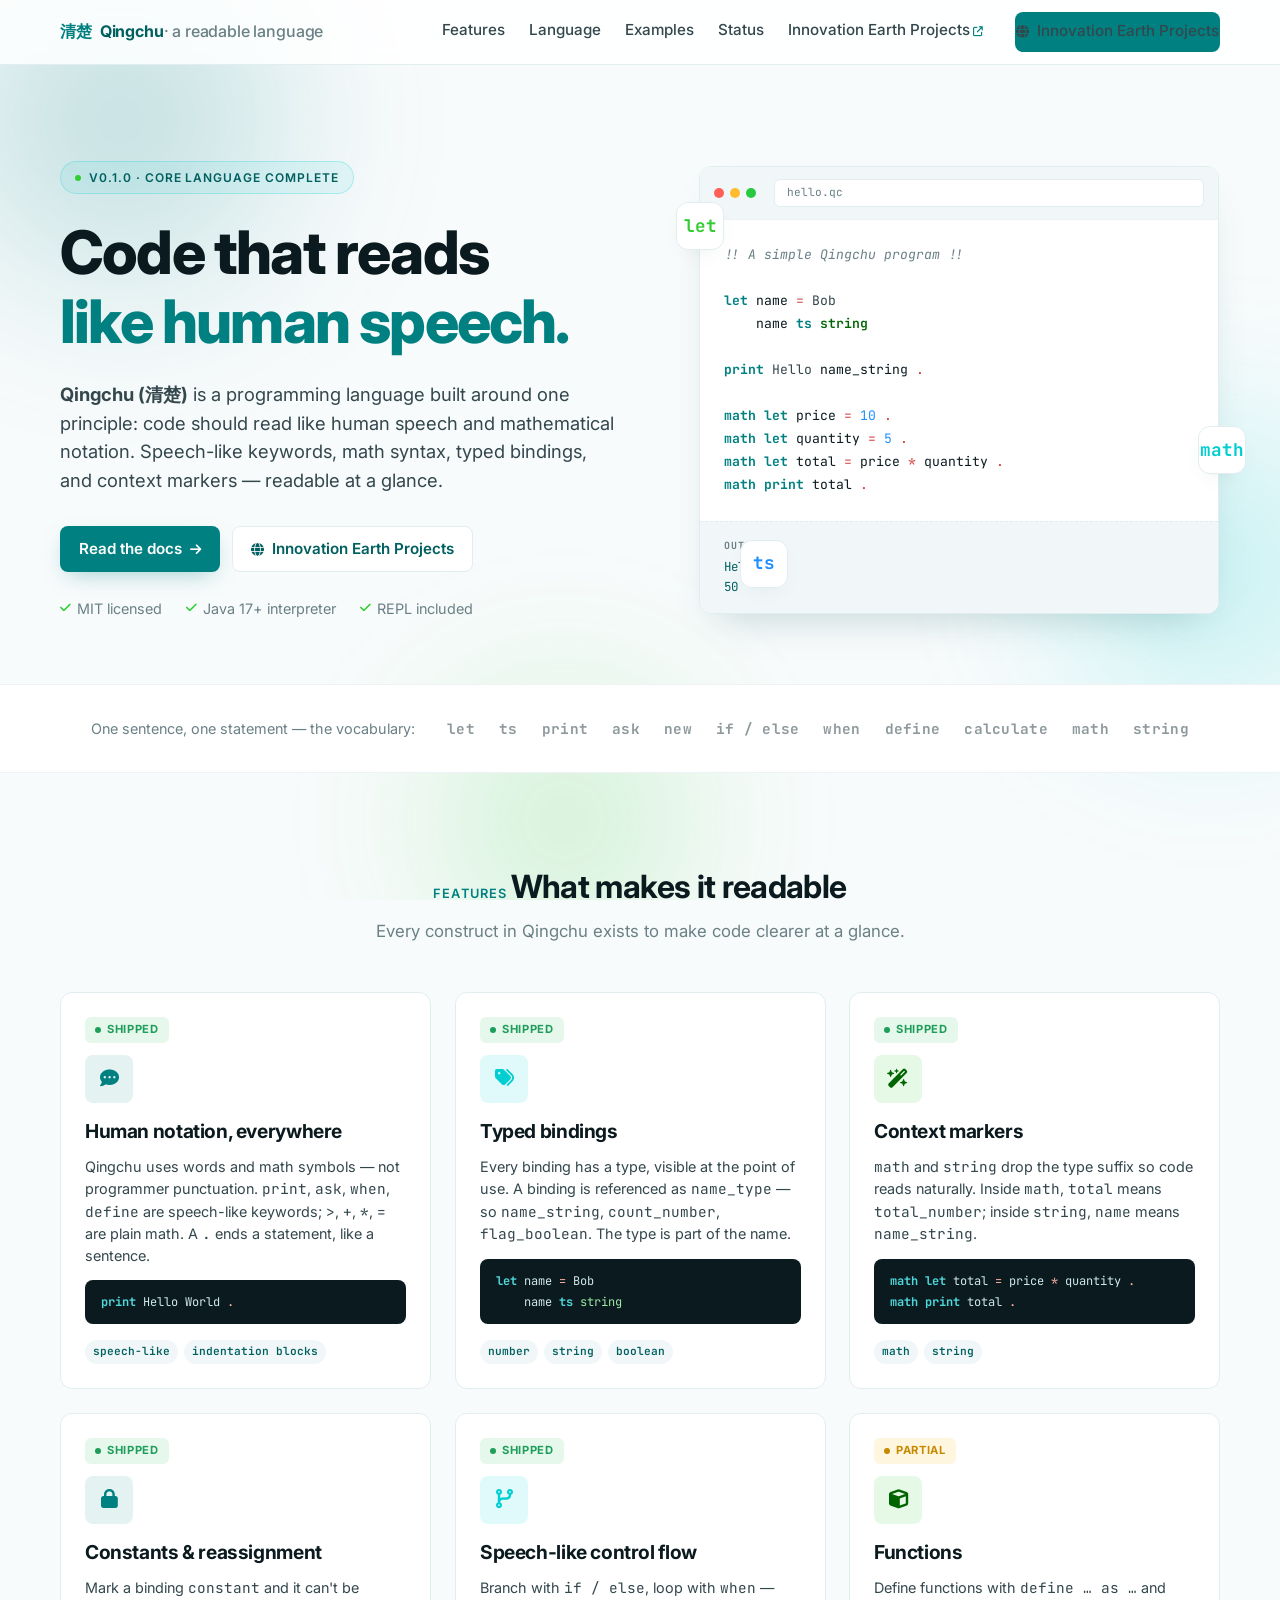
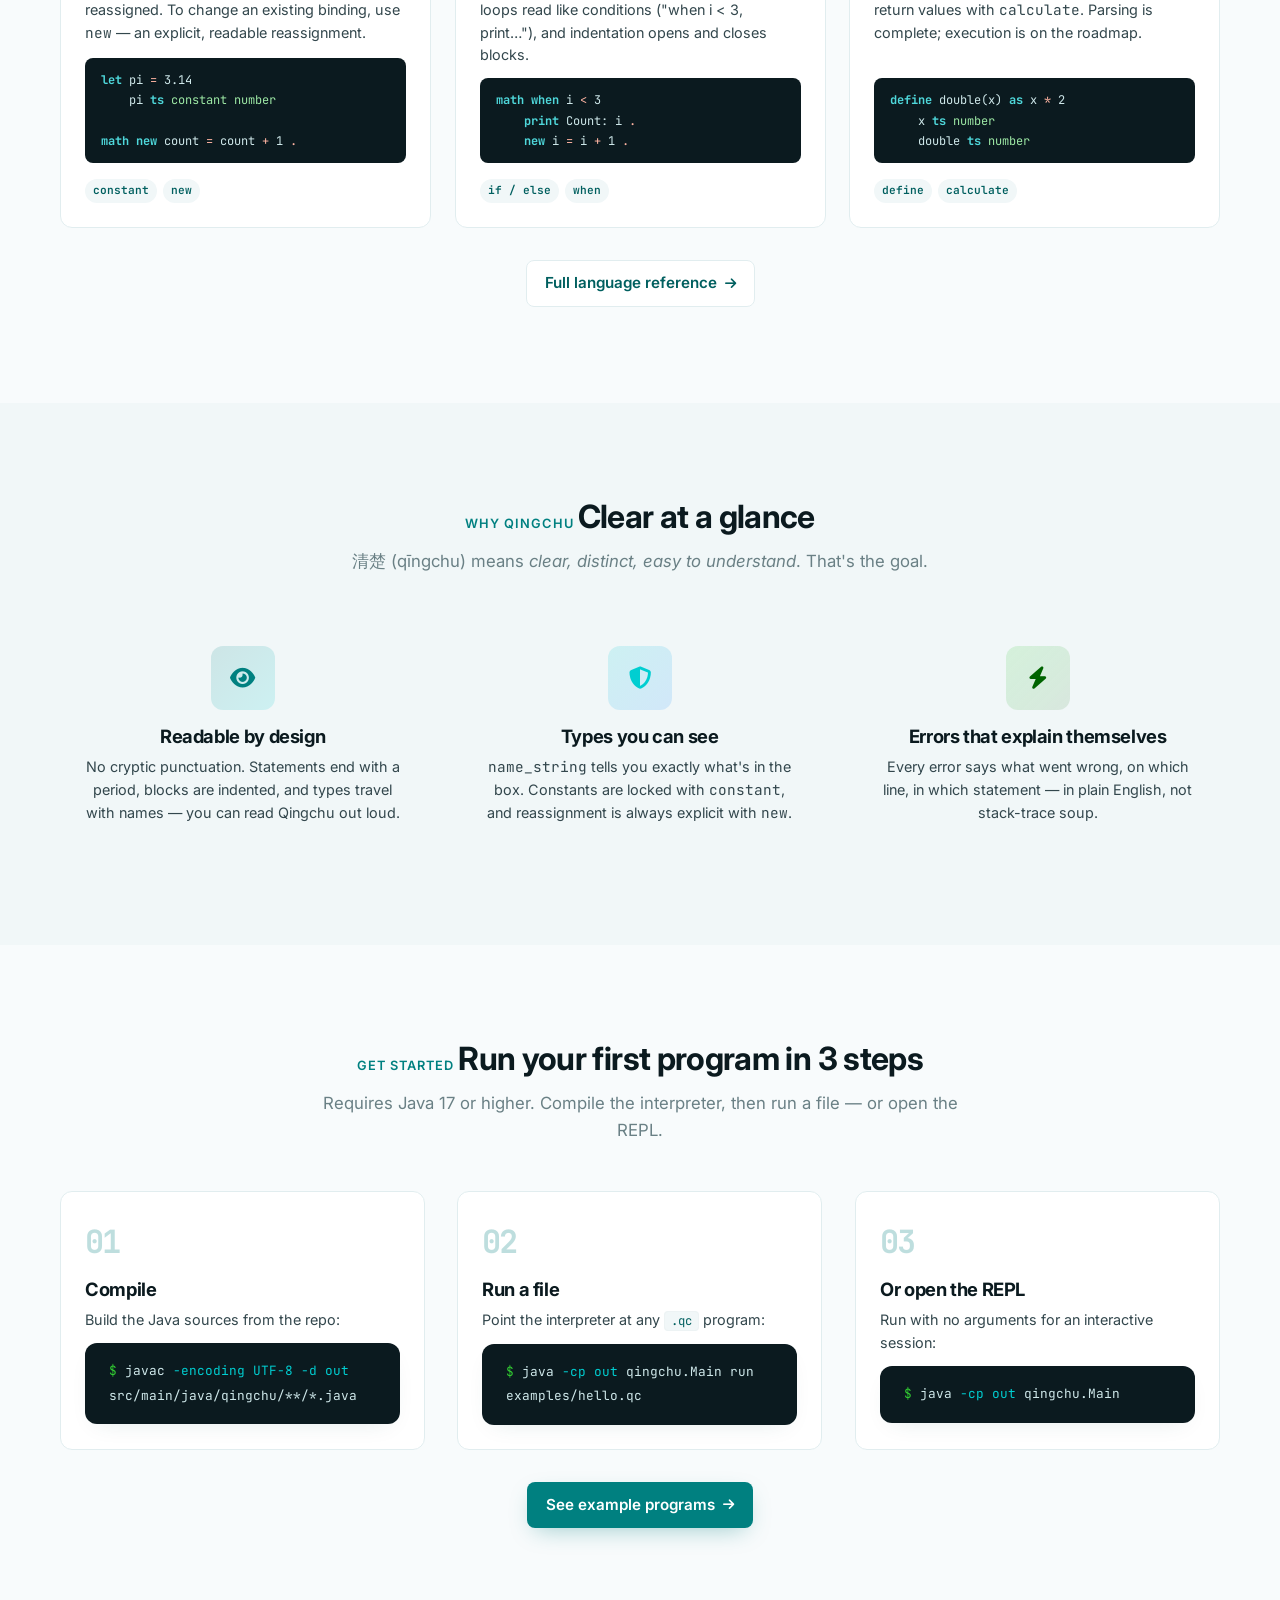
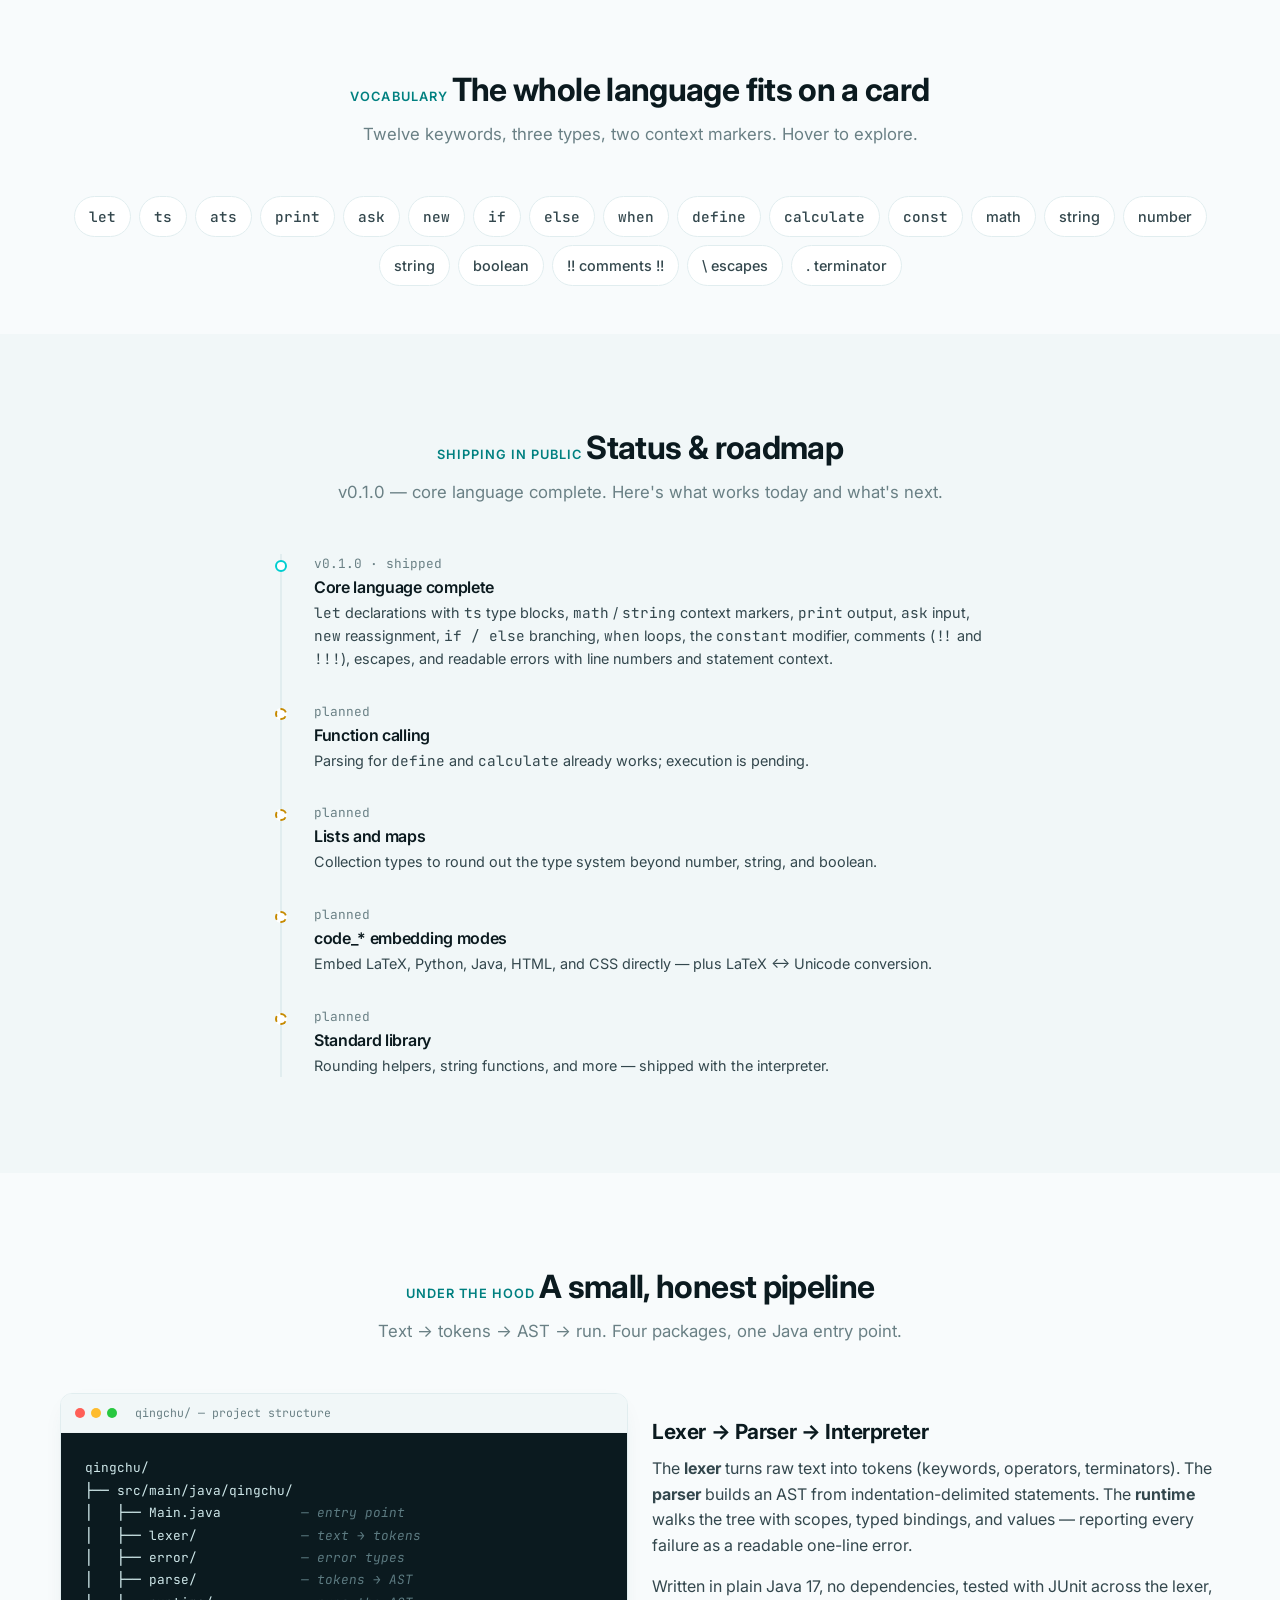
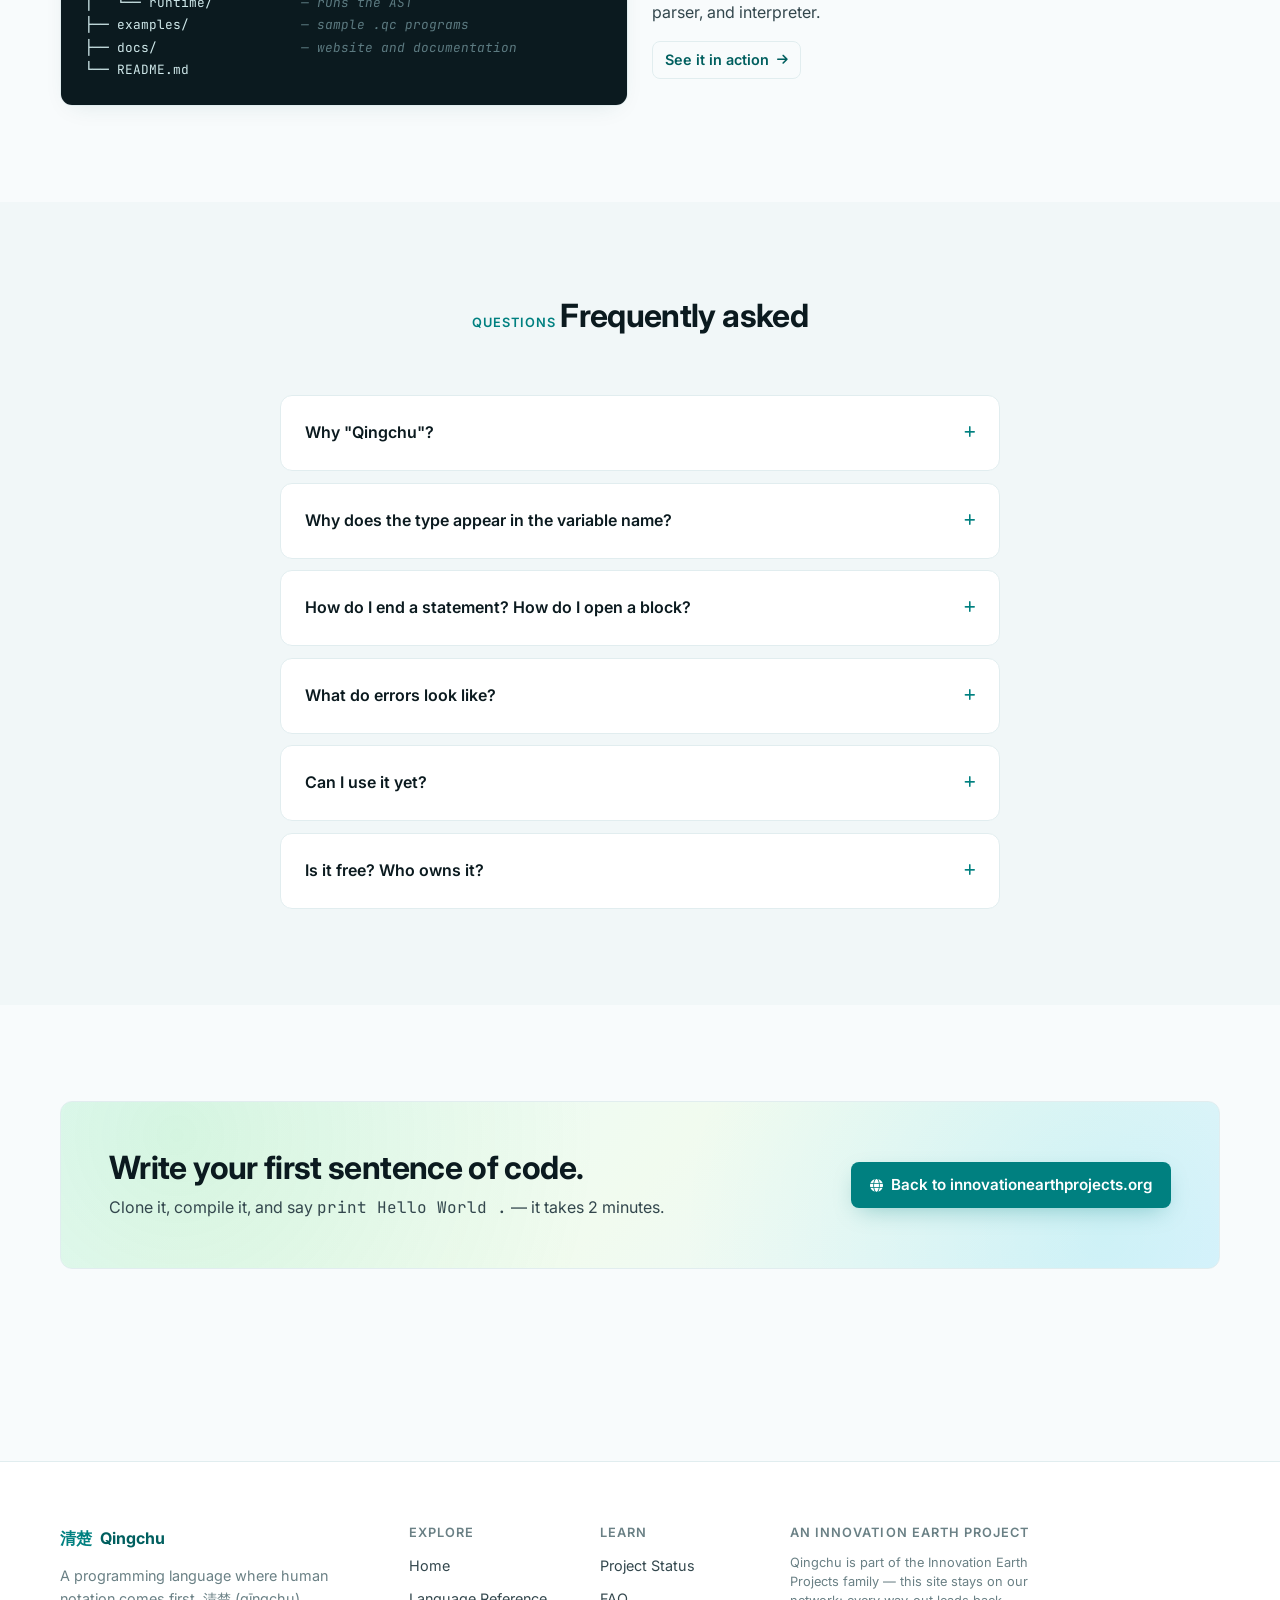
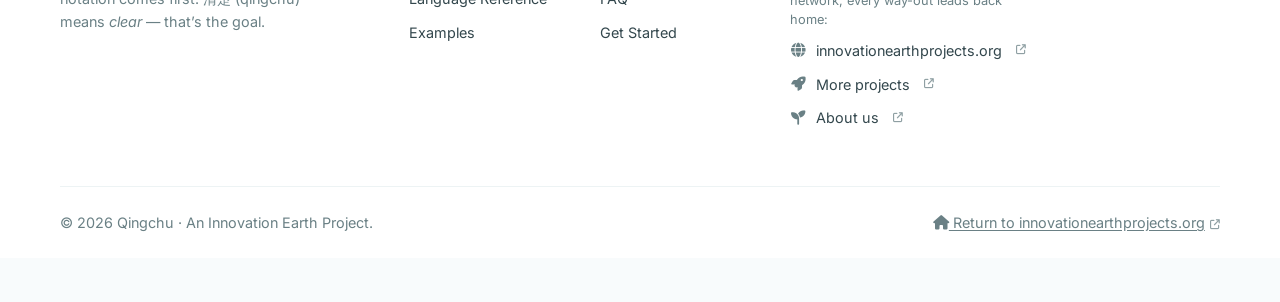
<file: index.html>
<!DOCTYPE html>
<html lang="en">
<head>
  <meta charset="UTF-8" />
  <meta name="viewport" content="width=device-width, initial-scale=1.0" />

  <title>Qingchu 清楚 — A programming language where human notation comes first</title>
  <meta name="description" content="Qingchu is a readable programming language built around speech-like keywords, math syntax, typed bindings, and context markers. Code should read like human speech." />
  <meta name="theme-color" content="#008080" />

  <link rel="preconnect" href="https://fonts.googleapis.com" />
  <link rel="preconnect" href="https://fonts.gstatic.com" crossorigin />
  <link
    href="https://fonts.googleapis.com/css2?family=Inter:wght@400;500;600;700;800&family=JetBrains+Mono:wght@500;700&display=swap"
    rel="stylesheet"
  />
  <link
    rel="stylesheet"
    href="https://cdnjs.cloudflare.com/ajax/libs/font-awesome/6.4.0/css/all.min.css"
  />

  <link rel="stylesheet" href="shared/tokens.css" />
  <link rel="stylesheet" href="shared/base.css" />
  <link rel="stylesheet" href="shared/nav.css" />
  <link rel="stylesheet" href="shared/motion.css" />
  <link rel="stylesheet" href="styles.css" />
</head>

<body data-page="home">

  <div class="bg-orbs" aria-hidden="true">
    <span class="orb orb--teal"></span>
    <span class="orb orb--cyan"></span>
    <span class="orb orb--lime"></span>
  </div>

  <div id="nav-mount"></div>

  <main>

    <!-- ============================================================
         1. HERO
         ============================================================ -->
    <section class="hero">
      <div class="container hero__grid">

        <div class="hero__copy">
          <span class="eyebrow eyebrow--animated">
            <span class="eyebrow__dot"></span>
            v0.1.0 · Core language complete
          </span>

          <h1 class="hero__title">
            <span class="reveal">Code that reads</span><br />
            <span class="reveal accent">like human speech.</span>
          </h1>

          <p class="hero__lede reveal" data-delay="200">
            <strong>Qingchu (清楚)</strong> is a programming language built around one
            principle: code should read like human speech and mathematical notation.
            Speech-like keywords, math syntax, typed bindings, and context markers —
            readable at a glance.
          </p>

          <div class="hero__actions reveal" data-delay="400">
            <a href="docs.html" class="btn btn--primary btn--glow">
              Read the docs <i class="fas fa-arrow-right"></i>
            </a>
            <a href="https://innovationearthprojects.org" target="_blank" rel="noopener" class="btn btn--secondary ext-parent" data-ext="parent">
              <i class="fas fa-globe"></i> Innovation Earth Projects
            </a>
          </div>

          <ul class="hero__meta reveal" data-delay="600">
            <li><i class="fas fa-check"></i> MIT licensed</li>
            <li><i class="fas fa-check"></i> Java 17+ interpreter</li>
            <li><i class="fas fa-check"></i> REPL included</li>
          </ul>
        </div>

        <div class="hero__visual reveal" data-delay="300">
          <div class="hero__frame">
            <div class="hero__frame-bar">
              <span></span><span></span><span></span>
              <span class="hero__frame-url">hello.qc</span>
            </div>
<pre class="hero__code"><span class="c">!! A simple Qingchu program !!</span>

<span class="k">let</span> <span class="v">name</span> <span class="o">=</span> Bob
    <span class="v">name</span> <span class="k">ts</span> <span class="t">string</span>

<span class="k">print</span> Hello <span class="v">name_string</span> <span class="o">.</span>

<span class="k">math</span> <span class="k">let</span> <span class="v">price</span> <span class="o">=</span> <span class="n">10</span> <span class="o">.</span>
<span class="k">math</span> <span class="k">let</span> <span class="v">quantity</span> <span class="o">=</span> <span class="n">5</span> <span class="o">.</span>
<span class="k">math</span> <span class="k">let</span> <span class="v">total</span> <span class="o">=</span> <span class="v">price</span> <span class="o">*</span> <span class="v">quantity</span> <span class="o">.</span>
<span class="k">math</span> <span class="k">print</span> <span class="v">total</span> <span class="o">.</span></pre>
            <div class="hero__output">
              <b>Output</b>
              Hello Bob<br />
              50
            </div>
          </div>
          <div class="hero__float hero__float--1">let</div>
          <div class="hero__float hero__float--2">math</div>
          <div class="hero__float hero__float--3">ts</div>
        </div>

      </div>
    </section>

    <!-- ============================================================
         2. TRUST BAR
         ============================================================ -->
    <section class="trust-bar">
      <div class="container trust-bar__inner">
        <span class="trust-bar__label">One sentence, one statement — the vocabulary:</span>
        <div class="trust-bar__logos">
          <span>let</span>
          <span>ts</span>
          <span>print</span>
          <span>ask</span>
          <span>new</span>
          <span>if / else</span>
          <span>when</span>
          <span>define</span>
          <span>calculate</span>
          <span>math</span>
          <span>string</span>
        </div>
      </div>
    </section>

    <!-- ============================================================
         3. FEATURES — "What makes it readable"
         ============================================================ -->
    <section class="section" id="features">
      <div class="container">
        <header class="section__head reveal">
          <span class="eyebrow">Features</span>
          <h2 class="section__title">What makes it readable</h2>
          <p class="section__lede">
            Every construct in Qingchu exists to make code clearer at a glance.
          </p>
        </header>

        <div class="grid-products" data-stagger>

          <article class="product-card">
            <div class="product-card__top">
              <span class="product-card__status product-card__status--live">
                <span class="pulse-dot"></span> Shipped
              </span>
            </div>
            <div class="product-card__icon product-card__icon--teal">
              <i class="fas fa-comment-dots"></i>
            </div>
            <h3 class="product-card__title">Human notation, everywhere</h3>
            <p class="product-card__desc">
              Qingchu uses words and math symbols — not programmer punctuation.
              <code>print</code>, <code>ask</code>, <code>when</code>, <code>define</code> are
              speech-like keywords; <code>&gt;</code>, <code>+</code>, <code>*</code>, <code>=</code>
              are plain math. A <code>.</code> ends a statement, like a sentence.
            </p>
            <div class="product-card__snippet"><span class="k">print</span> Hello World <span class="o">.</span></div>
            <div class="product-card__tags">
              <span class="product-card__tag">speech-like</span>
              <span class="product-card__tag">indentation blocks</span>
            </div>
          </article>

          <article class="product-card">
            <div class="product-card__top">
              <span class="product-card__status product-card__status--live">
                <span class="pulse-dot"></span> Shipped
              </span>
            </div>
            <div class="product-card__icon product-card__icon--cyan">
              <i class="fas fa-tags"></i>
            </div>
            <h3 class="product-card__title">Typed bindings</h3>
            <p class="product-card__desc">
              Every binding has a type, visible at the point of use. A binding is
              referenced as <code>name_type</code> — so <code>name_string</code>,
              <code>count_number</code>, <code>flag_boolean</code>. The type is part of the name.
            </p>
            <div class="product-card__snippet"><span class="k">let</span> name <span class="o">=</span> Bob
    name <span class="k">ts</span> <span class="t">string</span></div>
            <div class="product-card__tags">
              <span class="product-card__tag">number</span>
              <span class="product-card__tag">string</span>
              <span class="product-card__tag">boolean</span>
            </div>
          </article>

          <article class="product-card">
            <div class="product-card__top">
              <span class="product-card__status product-card__status--live">
                <span class="pulse-dot"></span> Shipped
              </span>
            </div>
            <div class="product-card__icon product-card__icon--lime">
              <i class="fas fa-wand-magic-sparkles"></i>
            </div>
            <h3 class="product-card__title">Context markers</h3>
            <p class="product-card__desc">
              <code>math</code> and <code>string</code> drop the type suffix so code reads
              naturally. Inside <code>math</code>, <code>total</code> means <code>total_number</code>;
              inside <code>string</code>, <code>name</code> means <code>name_string</code>.
            </p>
            <div class="product-card__snippet"><span class="k">math</span> <span class="k">let</span> total <span class="o">=</span> price <span class="o">*</span> quantity <span class="o">.</span>
<span class="k">math</span> <span class="k">print</span> total <span class="o">.</span></div>
            <div class="product-card__tags">
              <span class="product-card__tag">math</span>
              <span class="product-card__tag">string</span>
            </div>
          </article>

          <article class="product-card">
            <div class="product-card__top">
              <span class="product-card__status product-card__status--live">
                <span class="pulse-dot"></span> Shipped
              </span>
            </div>
            <div class="product-card__icon product-card__icon--teal">
              <i class="fas fa-lock"></i>
            </div>
            <h3 class="product-card__title">Constants &amp; reassignment</h3>
            <p class="product-card__desc">
              Mark a binding <code>constant</code> and it can't be reassigned. To change an
              existing binding, use <code>new</code> — an explicit, readable reassignment.
            </p>
            <div class="product-card__snippet"><span class="k">let</span> pi <span class="o">=</span> 3.14
    pi <span class="k">ts</span> <span class="t">constant number</span>

<span class="k">math</span> <span class="k">new</span> count <span class="o">=</span> count <span class="o">+</span> 1 <span class="o">.</span></div>
            <div class="product-card__tags">
              <span class="product-card__tag">constant</span>
              <span class="product-card__tag">new</span>
            </div>
          </article>

          <article class="product-card">
            <div class="product-card__top">
              <span class="product-card__status product-card__status--live">
                <span class="pulse-dot"></span> Shipped
              </span>
            </div>
            <div class="product-card__icon product-card__icon--cyan">
              <i class="fas fa-code-branch"></i>
            </div>
            <h3 class="product-card__title">Speech-like control flow</h3>
            <p class="product-card__desc">
              Branch with <code>if / else</code>, loop with <code>when</code> — loops read like
              conditions ("when i &lt; 3, print…"), and indentation opens and closes blocks.
            </p>
            <div class="product-card__snippet"><span class="k">math</span> <span class="k">when</span> i <span class="o">&lt;</span> 3
    <span class="k">print</span> Count: i <span class="o">.</span>
    <span class="k">new</span> i <span class="o">=</span> i <span class="o">+</span> 1 <span class="o">.</span></div>
            <div class="product-card__tags">
              <span class="product-card__tag">if / else</span>
              <span class="product-card__tag">when</span>
            </div>
          </article>

          <article class="product-card">
            <div class="product-card__top">
              <span class="product-card__status product-card__status--beta">
                <span class="pulse-dot pulse-dot--warn"></span> Partial
              </span>
            </div>
            <div class="product-card__icon product-card__icon--lime">
              <i class="fas fa-cube"></i>
            </div>
            <h3 class="product-card__title">Functions</h3>
            <p class="product-card__desc">
              Define functions with <code>define … as …</code> and return values with
              <code>calculate</code>. Parsing is complete; execution is on the roadmap.
            </p>
            <div class="product-card__snippet"><span class="k">define</span> double(x) <span class="k">as</span> x <span class="o">*</span> 2
    x <span class="k">ts</span> <span class="t">number</span>
    double <span class="k">ts</span> <span class="t">number</span></div>
            <div class="product-card__tags">
              <span class="product-card__tag">define</span>
              <span class="product-card__tag">calculate</span>
            </div>
          </article>

        </div>

        <div class="center-cta">
          <a href="docs.html" class="btn btn--secondary">
            Full language reference <i class="fas fa-arrow-right"></i>
          </a>
        </div>
      </div>
    </section>

    <!-- ============================================================
         4. WHY READABLE
         ============================================================ -->
    <section class="section section--tint" id="why">
      <div class="container">
        <header class="section__head reveal">
          <span class="eyebrow">Why Qingchu</span>
          <h2 class="section__title">Clear at a glance</h2>
          <p class="section__lede">
            清楚 (qīngchu) means <em>clear, distinct, easy to understand</em>. That's the goal.
          </p>
        </header>

        <div class="reasons">
          <div class="reason reveal" data-delay="100">
            <div class="reason__icon reason__icon--teal">
              <i class="fas fa-eye"></i>
            </div>
            <h3 class="reason__title">Readable by design</h3>
            <p class="reason__desc">
              No cryptic punctuation. Statements end with a period, blocks are indented,
              and types travel with names — you can read Qingchu out loud.
            </p>
          </div>

          <div class="reason reveal" data-delay="200">
            <div class="reason__icon reason__icon--cyan">
              <i class="fas fa-shield-halved"></i>
            </div>
            <h3 class="reason__title">Types you can see</h3>
            <p class="reason__desc">
              <code>name_string</code> tells you exactly what's in the box. Constants are
              locked with <code>constant</code>, and reassignment is always explicit with <code>new</code>.
            </p>
          </div>

          <div class="reason reveal" data-delay="300">
            <div class="reason__icon reason__icon--lime">
              <i class="fas fa-bolt"></i>
            </div>
            <h3 class="reason__title">Errors that explain themselves</h3>
            <p class="reason__desc">
              Every error says what went wrong, on which line, in which statement —
              in plain English, not stack-trace soup.
            </p>
          </div>
        </div>
      </div>
    </section>

    <!-- ============================================================
         5. GET STARTED — steps
         ============================================================ -->
    <section class="section" id="get-started">
      <div class="container">
        <header class="section__head reveal">
          <span class="eyebrow">Get started</span>
          <h2 class="section__title">Run your first program in 3 steps</h2>
          <p class="section__lede">
            Requires Java 17 or higher. Compile the interpreter, then run a file — or open the REPL.
          </p>
        </header>

        <ol class="steps">
          <li class="step reveal" data-delay="100">
            <span class="step__num">01</span>
            <h3 class="step__title">Compile</h3>
            <p class="step__desc">
              Build the Java sources from the repo:
            </p>
            <div class="terminal" style="margin-top:12px;"><span class="prompt">$</span> javac <span class="flag">-encoding UTF-8 -d out</span> src/main/java/qingchu/**/*.java</div>
          </li>
          <li class="step reveal" data-delay="200">
            <span class="step__num">02</span>
            <h3 class="step__title">Run a file</h3>
            <p class="step__desc">
              Point the interpreter at any <code>.qc</code> program:
            </p>
            <div class="terminal" style="margin-top:12px;"><span class="prompt">$</span> java <span class="flag">-cp out</span> qingchu.Main run examples/hello.qc</div>
          </li>
          <li class="step reveal" data-delay="300">
            <span class="step__num">03</span>
            <h3 class="step__title">Or open the REPL</h3>
            <p class="step__desc">
              Run with no arguments for an interactive session:
            </p>
            <div class="terminal" style="margin-top:12px;"><span class="prompt">$</span> java <span class="flag">-cp out</span> qingchu.Main</div>
          </li>
        </ol>

        <div class="center-cta">
          <a href="examples.html" class="btn btn--primary btn--glow">
            See example programs <i class="fas fa-arrow-right"></i>
          </a>
        </div>
      </div>
    </section>

    <!-- ============================================================
         6. VOCABULARY CHIPS
         ============================================================ -->
    <section class="section section--tight">
      <div class="container">
        <header class="section__head reveal">
          <span class="eyebrow">Vocabulary</span>
          <h2 class="section__title">The whole language fits on a card</h2>
          <p class="section__lede">
            Twelve keywords, three types, two context markers. Hover to explore.
          </p>
        </header>

        <div class="chips chips--animated">
          <span class="chip chip--keyword">let</span>
          <span class="chip chip--keyword">ts</span>
          <span class="chip chip--keyword">ats</span>
          <span class="chip chip--keyword">print</span>
          <span class="chip chip--keyword">ask</span>
          <span class="chip chip--keyword">new</span>
          <span class="chip chip--keyword">if</span>
          <span class="chip chip--keyword">else</span>
          <span class="chip chip--keyword">when</span>
          <span class="chip chip--keyword">define</span>
          <span class="chip chip--keyword">calculate</span>
          <span class="chip chip--keyword">const</span>
          <span class="chip chip--math">math</span>
          <span class="chip chip--math">string</span>
          <span class="chip chip--type">number</span>
          <span class="chip chip--type">string</span>
          <span class="chip chip--type">boolean</span>
          <span class="chip chip--misc">!! comments !!</span>
          <span class="chip chip--misc">\ escapes</span>
          <span class="chip chip--misc">. terminator</span>
        </div>
      </div>
    </section>

    <!-- ============================================================
         7. STATUS / ROADMAP
         ============================================================ -->
    <section class="section section--tint" id="status">
      <div class="container">
        <header class="section__head reveal">
          <span class="eyebrow">Shipping in public</span>
          <h2 class="section__title">Status &amp; roadmap</h2>
          <p class="section__lede">
            v0.1.0 — core language complete. Here's what works today and what's next.
          </p>
        </header>

        <ul class="changelog">
          <li class="changelog__item reveal">
            <span class="changelog__date">v0.1.0 · shipped</span>
            <h3 class="changelog__title">Core language complete</h3>
            <p class="changelog__desc">
              <code>let</code> declarations with <code>ts</code> type blocks, <code>math</code> /
              <code>string</code> context markers, <code>print</code> output, <code>ask</code> input,
              <code>new</code> reassignment, <code>if / else</code> branching, <code>when</code> loops,
              the <code>constant</code> modifier, comments (<code>!!</code> and <code>!!!</code>),
              escapes, and readable errors with line numbers and statement context.
            </p>
          </li>
          <li class="changelog__item reveal is-planned">
            <span class="changelog__date">planned</span>
            <h3 class="changelog__title">Function calling</h3>
            <p class="changelog__desc">
              Parsing for <code>define</code> and <code>calculate</code> already works; execution is pending.
            </p>
          </li>
          <li class="changelog__item reveal is-planned">
            <span class="changelog__date">planned</span>
            <h3 class="changelog__title">Lists and maps</h3>
            <p class="changelog__desc">
              Collection types to round out the type system beyond number, string, and boolean.
            </p>
          </li>
          <li class="changelog__item reveal is-planned">
            <span class="changelog__date">planned</span>
            <h3 class="changelog__title">code_* embedding modes</h3>
            <p class="changelog__desc">
              Embed LaTeX, Python, Java, HTML, and CSS directly — plus LaTeX ↔ Unicode conversion.
            </p>
          </li>
          <li class="changelog__item reveal is-planned">
            <span class="changelog__date">planned</span>
            <h3 class="changelog__title">Standard library</h3>
            <p class="changelog__desc">
              Rounding helpers, string functions, and more — shipped with the interpreter.
            </p>
          </li>
        </ul>
      </div>
    </section>

    <!-- ============================================================
         8. PROJECT STRUCTURE
         ============================================================ -->
    <section class="section">
      <div class="container">
        <header class="section__head reveal">
          <span class="eyebrow">Under the hood</span>
          <h2 class="section__title">A small, honest pipeline</h2>
          <p class="section__lede">
            Text → tokens → AST → run. Four packages, one Java entry point.
          </p>
        </header>

        <div class="docs-grid">
          <div class="code-window reveal" data-delay="100">
            <div class="code-window__bar">
              <span></span><span></span><span></span>
              <span class="code-window__name">qingchu/ — project structure</span>
            </div>
<pre>qingchu/
├── src/main/java/qingchu/
│   ├── Main.java          <span class="c">— entry point</span>
│   ├── lexer/             <span class="c">— text → tokens</span>
│   ├── error/             <span class="c">— error types</span>
│   ├── parse/             <span class="c">— tokens → AST</span>
│   └── runtime/           <span class="c">— runs the AST</span>
├── examples/              <span class="c">— sample .qc programs</span>
├── docs/                  <span class="c">— website and documentation</span>
└── README.md</pre>
          </div>

          <div class="reveal" data-delay="200" style="align-self:center;">
            <h3 style="font-size:1.3rem;">Lexer → Parser → Interpreter</h3>
            <p class="prose" style="color:var(--ink-soft);">
              The <strong>lexer</strong> turns raw text into tokens (keywords, operators,
              terminators). The <strong>parser</strong> builds an AST from indentation-delimited
              statements. The <strong>runtime</strong> walks the tree with scopes, typed bindings,
              and values — reporting every failure as a readable one-line error.
            </p>
            <p class="prose" style="color:var(--ink-soft);">
              Written in plain Java 17, no dependencies, tested with JUnit across the
              lexer, parser, and interpreter.
            </p>
            <a href="examples.html" class="btn btn--ghost btn--sm">
              See it in action <i class="fas fa-arrow-right"></i>
            </a>
          </div>
        </div>
      </div>
    </section>

    <!-- ============================================================
         9. FAQ
         ============================================================ -->
    <section class="section section--tint" id="faq">
      <div class="container">
        <header class="section__head reveal">
          <span class="eyebrow">Questions</span>
          <h2 class="section__title">Frequently asked</h2>
        </header>

        <div class="faq">
          <details class="faq__item reveal">
            <summary>Why "Qingchu"?</summary>
            <p>
              清楚 (qīngchu) means <em>clear, distinct, easy to understand</em>.
              That's the goal: a language where the code is clear at a glance.
            </p>
          </details>

          <details class="faq__item reveal">
            <summary>Why does the type appear in the variable name?</summary>
            <p>
              Because you almost never have to write it twice. Bindings are referenced as
              <code>name_type</code> (<code>name_string</code>, <code>count_number</code>,
              <code>flag_boolean</code>) so the type is visible at every point of use. When that
              gets noisy, the <code>math</code> and <code>string</code> context markers drop the
              suffix — inside <code>math</code>, <code>total</code> just means <code>total_number</code>.
            </p>
          </details>

          <details class="faq__item reveal">
            <summary>How do I end a statement? How do I open a block?</summary>
            <p>
              A lone <code>.</code> ends a statement, like a full stop at the end of a sentence.
              Blocks are opened and closed by indentation — no braces, no <code>end</code> keyword.
              Use <code>\</code> to escape characters like <code>\.</code>, <code>\_</code>, or <code>\\</code>.
            </p>
          </details>

          <details class="faq__item reveal">
            <summary>What do errors look like?</summary>
            <p>
              Specific and readable, always in the same shape:
              <code>error &lt;what went wrong&gt; on line &lt;N&gt;(&lt;which statement&gt;)</code> —
              for example <code>error cannot reassign constant on line 12(new statement)</code>.
            </p>
          </details>

          <details class="faq__item reveal">
            <summary>Can I use it yet?</summary>
            <p>
              Yes — clone the repo, compile with Java 17+, and run <code>.qc</code> files or the
              REPL. The core language (declarations, types, context markers, printing, input,
              branching, loops, constants, comments, escapes) is complete in v0.1.0. Function
              <em>calling</em>, lists/maps, and the standard library are planned.
            </p>
          </details>

          <details class="faq__item reveal">
            <summary>Is it free? Who owns it?</summary>
            <p>
              Qingchu is open source under the MIT license. This project page is part of
              <a href="https://innovationearthprojects.org" target="_blank" rel="noopener" data-ext="parent">
              innovationearthprojects.org</a> &mdash; head back there to reach the team and the rest of
              the project family.
            </p>
          </details>
        </div>
      </div>
    </section>

    <!-- ============================================================
         10. FINAL CTA
         ============================================================ -->
    <section class="section">
      <div class="container">
        <div class="cta reveal">
          <div class="cta__copy">
            <h2>Write your first sentence of code.</h2>
            <p>Clone it, compile it, and say <code>print Hello World .</code> — it takes 2 minutes.</p>
          </div>
          <a href="https://innovationearthprojects.org" target="_blank" rel="noopener" class="btn btn--primary btn--glow ext-parent" data-ext="parent">
            <i class="fas fa-globe"></i> Back to innovationearthprojects.org
          </a>
        </div>
      </div>
    </section>

  </main>

  <div id="footer-mount"></div>

  <script src="shared/nav.js" defer></script>
  <script src="shared/motion.js" defer></script>

</body>
</html>
</file>
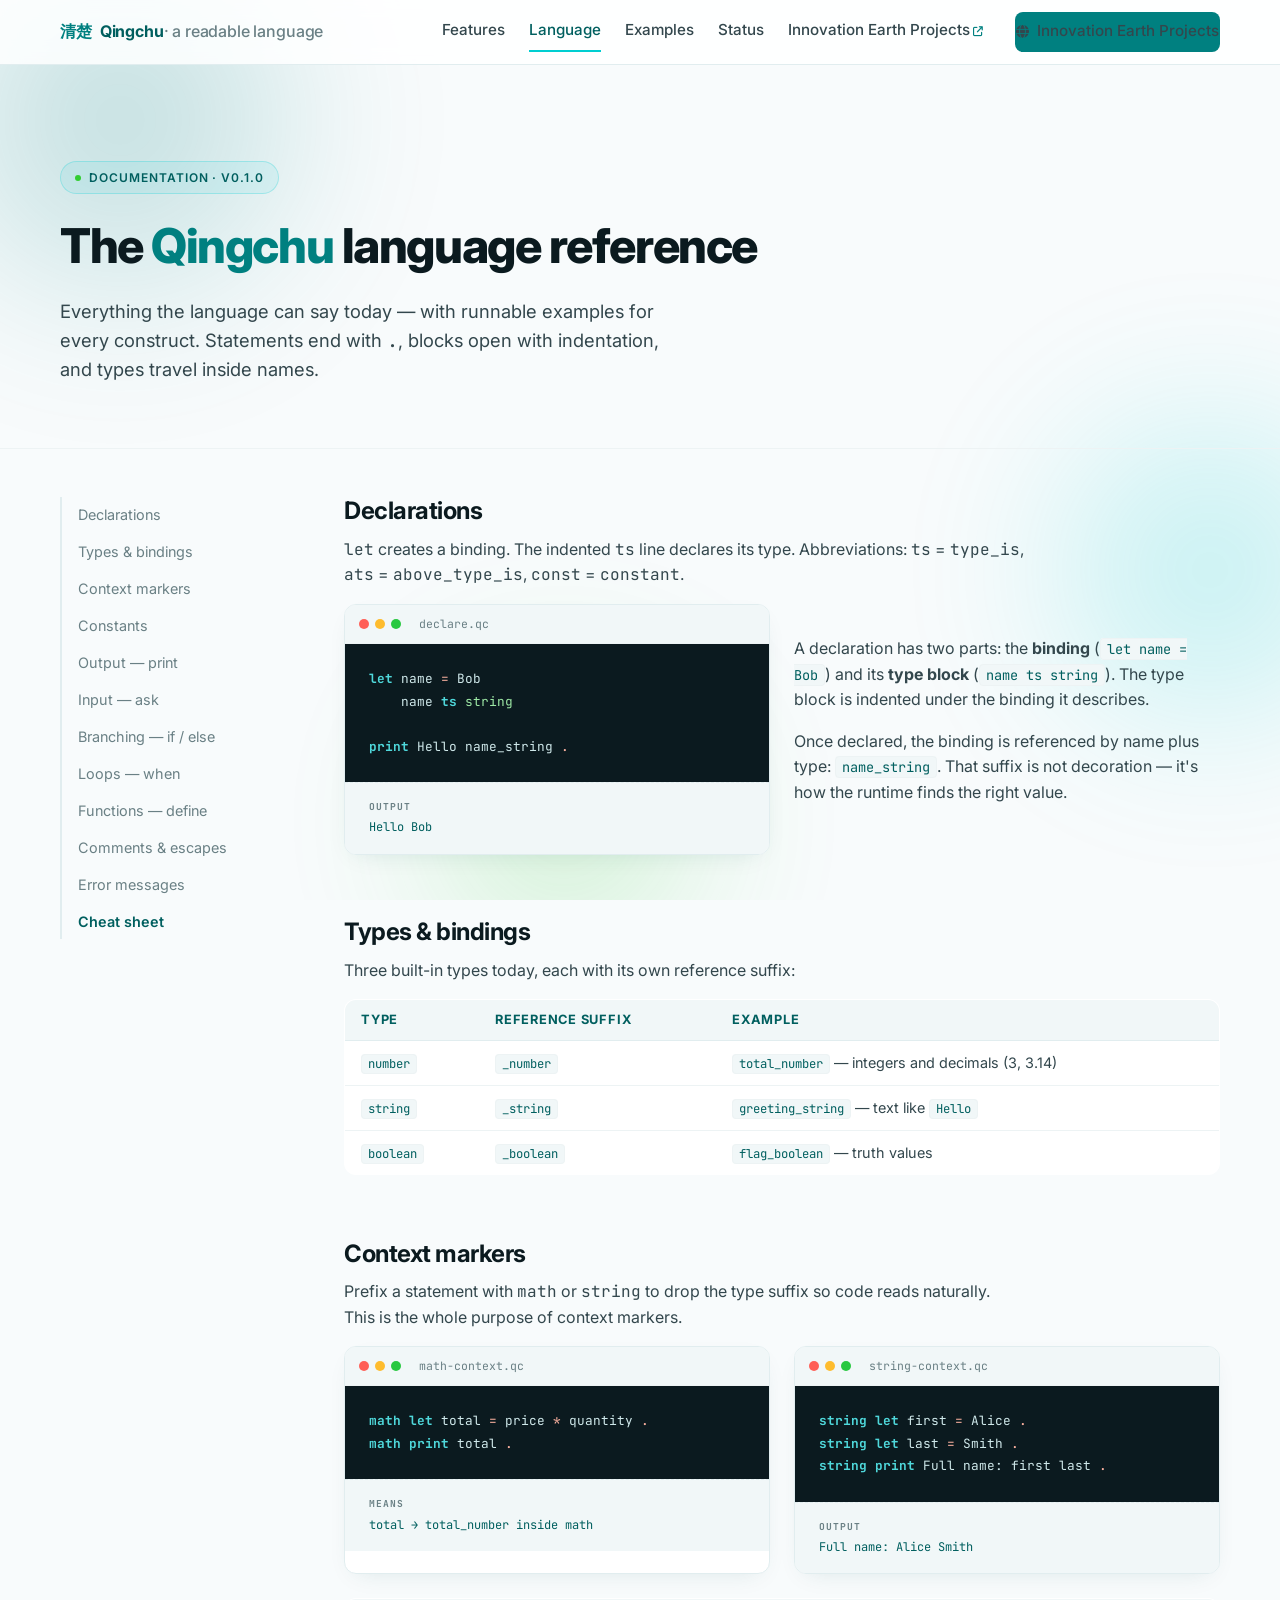
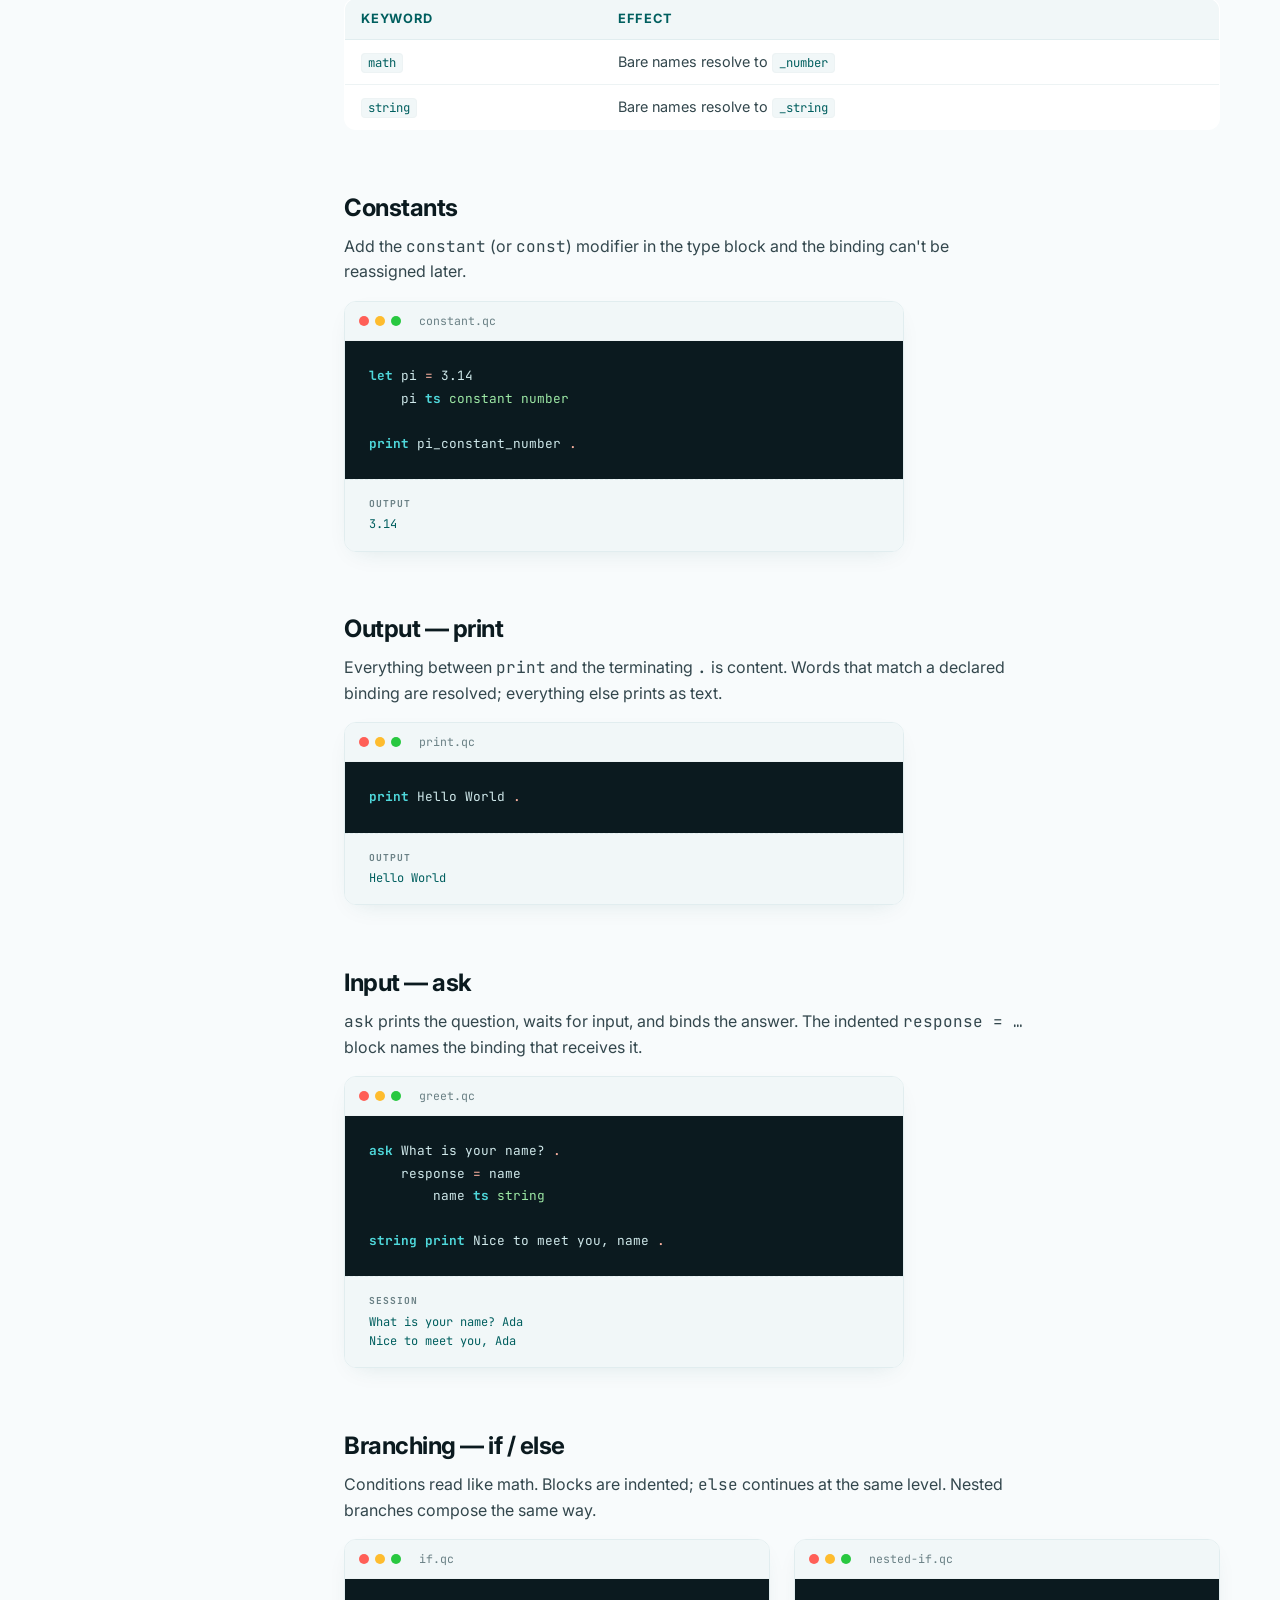
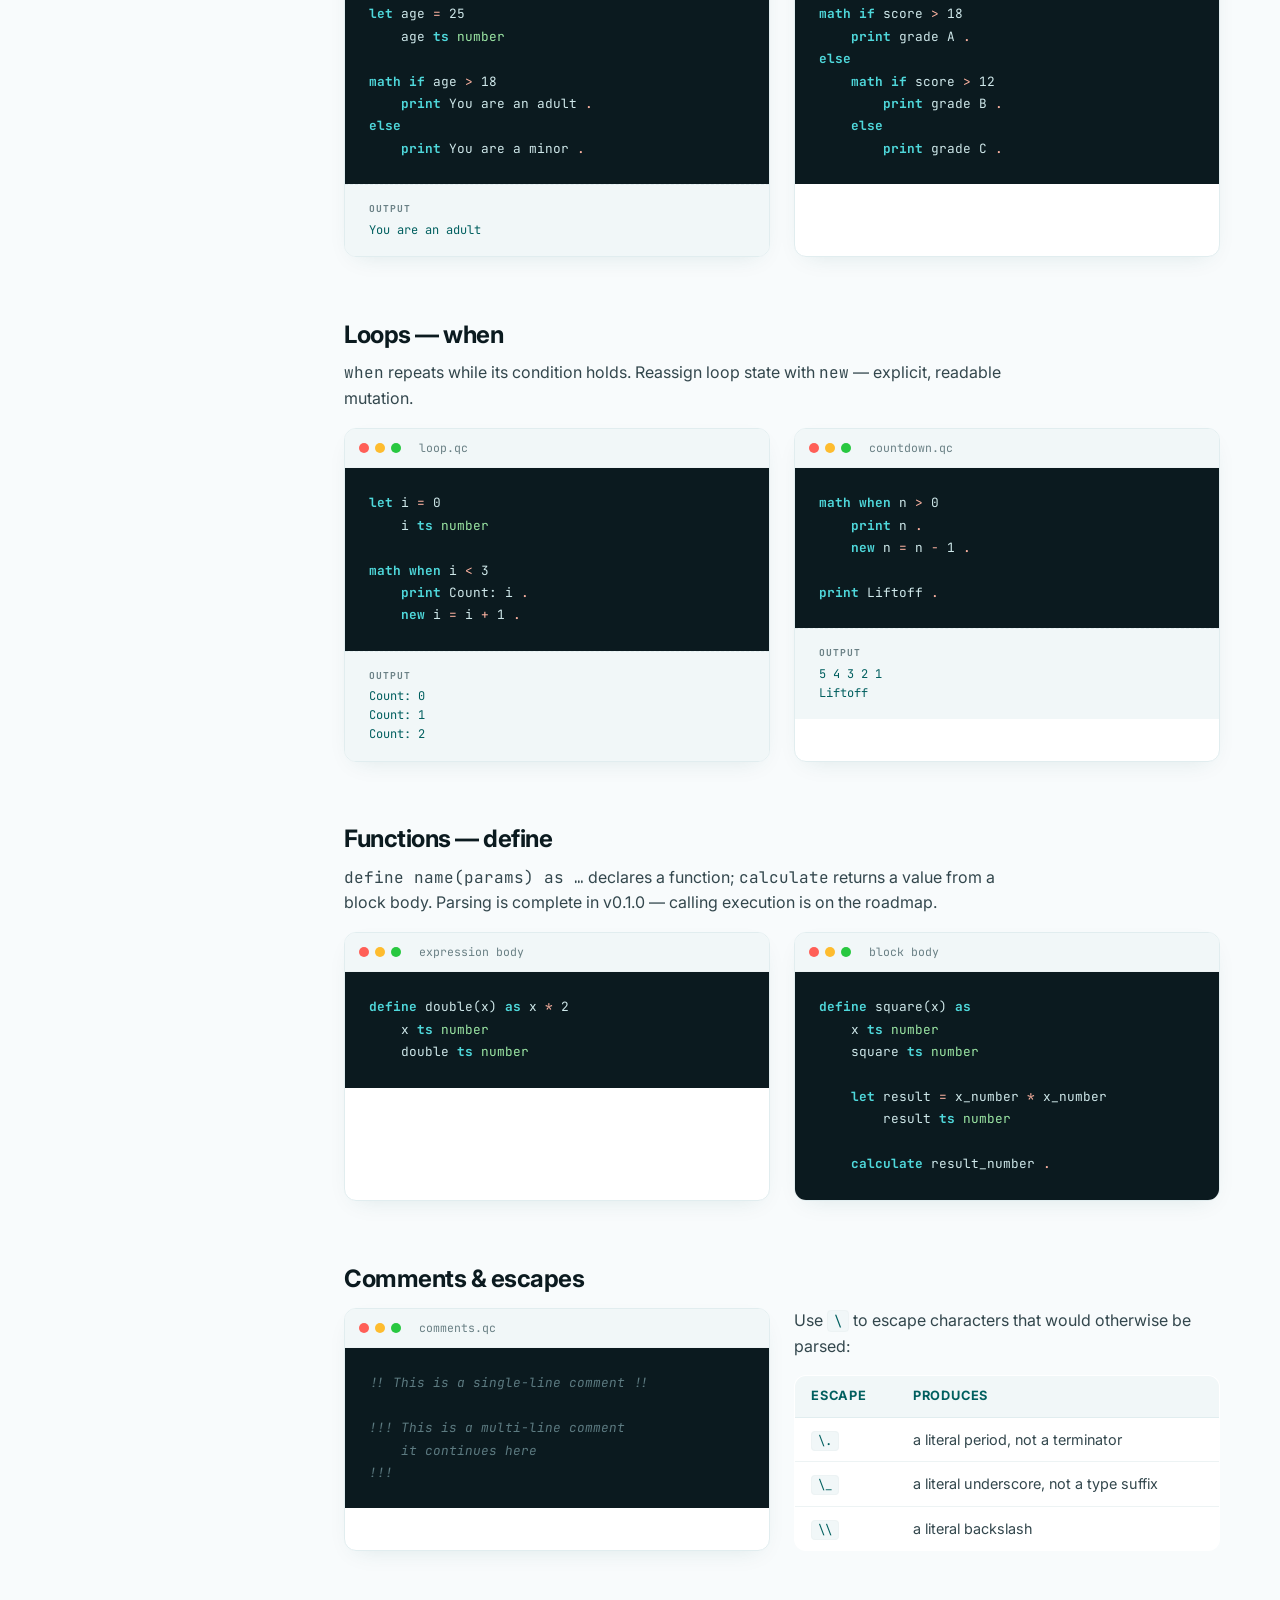
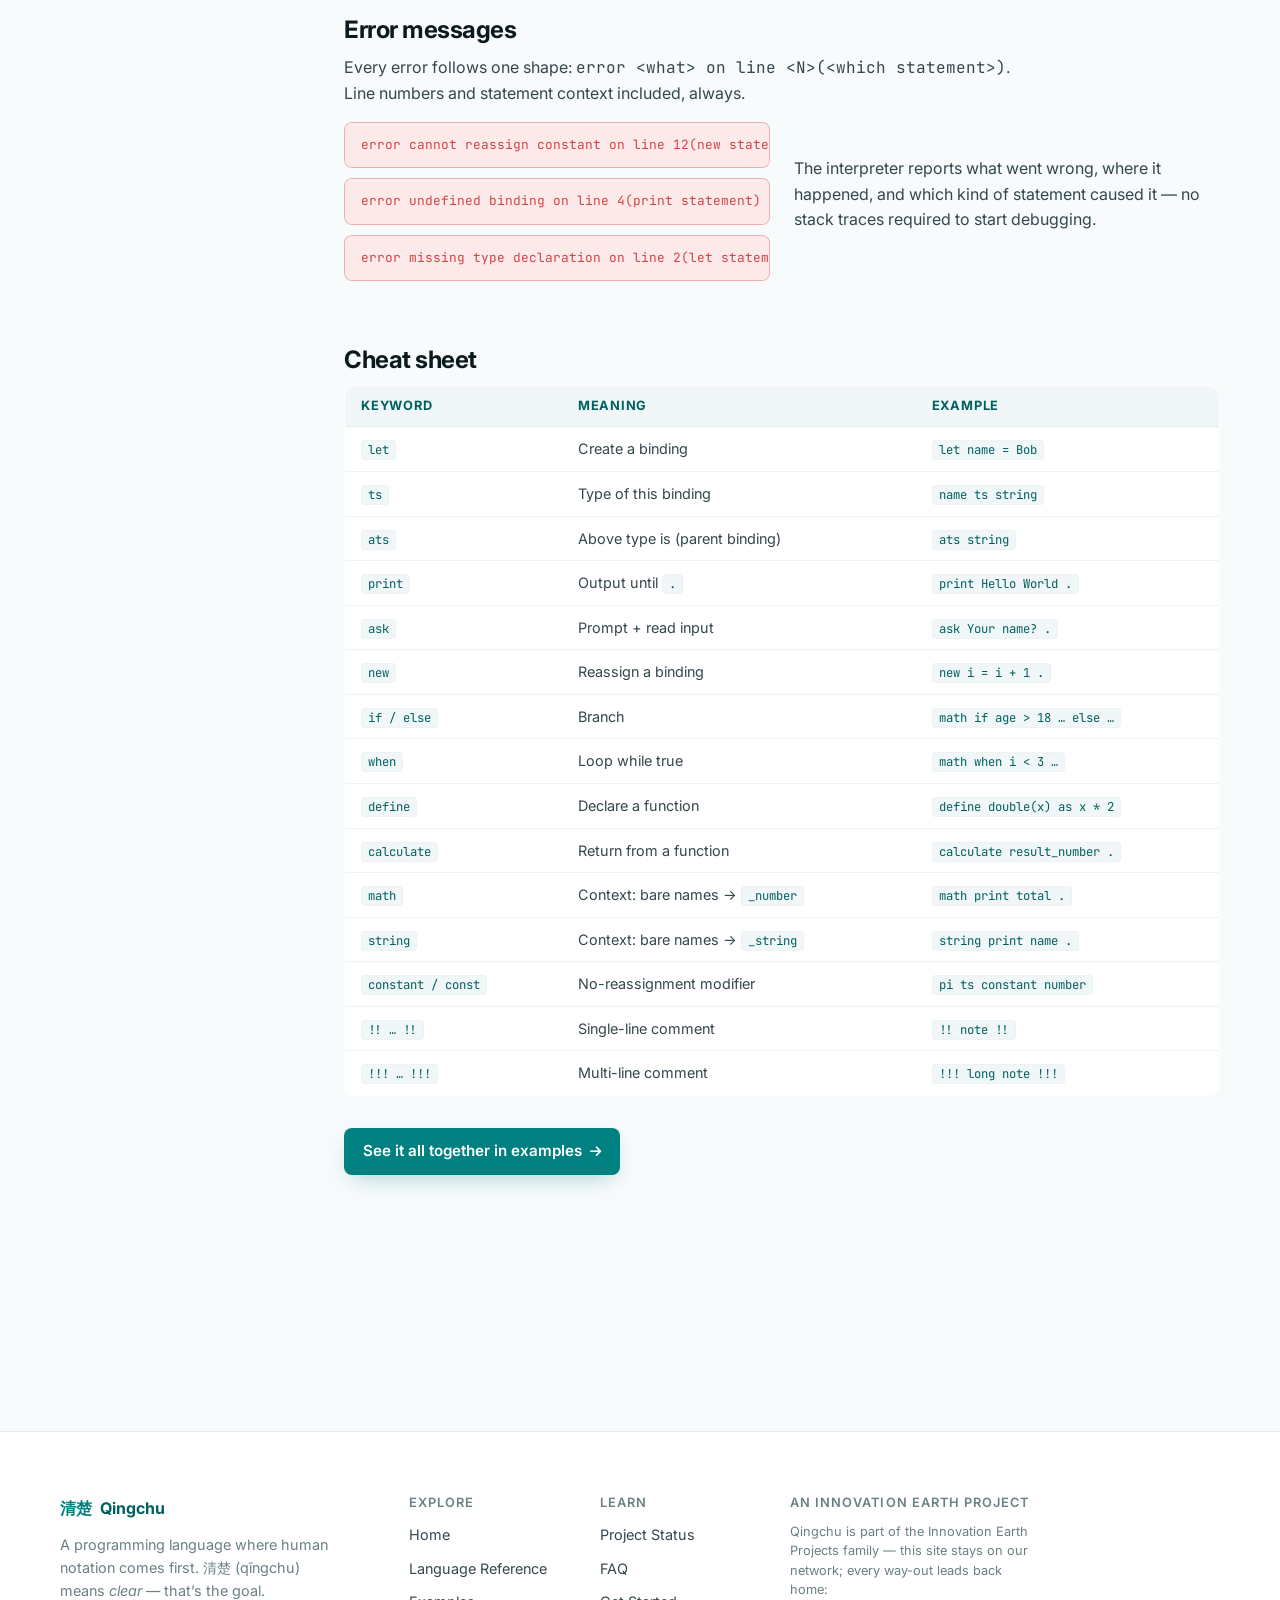
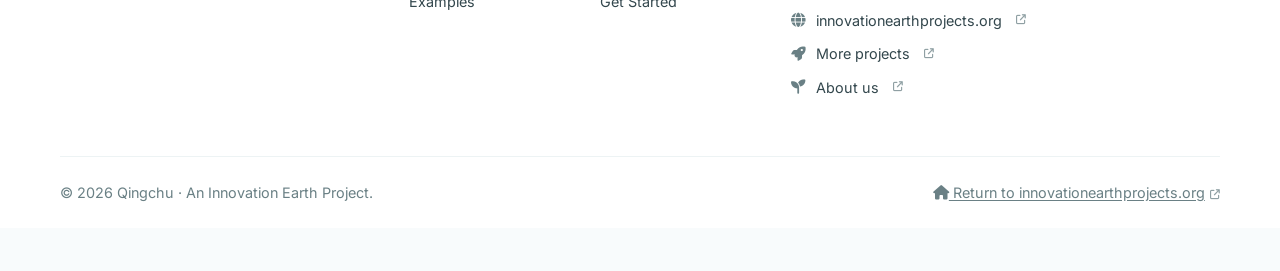
<file: docs.html>
<!DOCTYPE html>
<html lang="en">
<head>
  <meta charset="UTF-8" />
  <meta name="viewport" content="width=device-width, initial-scale=1.0" />

  <title>Language Reference — Qingchu 清楚</title>
  <meta name="description" content="The complete Qingchu language reference: declarations, types, context markers, output, input, control flow, functions, comments, escapes, and errors." />
  <meta name="theme-color" content="#008080" />

  <link rel="preconnect" href="https://fonts.googleapis.com" />
  <link rel="preconnect" href="https://fonts.gstatic.com" crossorigin />
  <link
    href="https://fonts.googleapis.com/css2?family=Inter:wght@400;500;600;700;800&family=JetBrains+Mono:wght@500;700&display=swap"
    rel="stylesheet"
  />
  <link
    rel="stylesheet"
    href="https://cdnjs.cloudflare.com/ajax/libs/font-awesome/6.4.0/css/all.min.css"
  />

  <link rel="stylesheet" href="shared/tokens.css" />
  <link rel="stylesheet" href="shared/base.css" />
  <link rel="stylesheet" href="shared/nav.css" />
  <link rel="stylesheet" href="shared/motion.css" />
  <link rel="stylesheet" href="styles.css" />
</head>

<body data-page="language">

  <div class="bg-orbs" aria-hidden="true">
    <span class="orb orb--teal"></span>
    <span class="orb orb--cyan"></span>
    <span class="orb orb--lime"></span>
  </div>

  <div id="nav-mount"></div>

  <main>

    <!-- ============================================================
         PAGE HEADER
         ============================================================ -->
    <section class="hero" style="padding-bottom: var(--s-6);">
      <div class="container">
        <span class="eyebrow eyebrow--animated">
          <span class="eyebrow__dot"></span>
          Documentation · v0.1.0
        </span>
        <h1 class="hero__title" style="font-size: var(--fs-h1);">
          The <span class="accent">Qingchu</span> language reference
        </h1>
        <p class="hero__lede">
          Everything the language can say today — with runnable examples for every
          construct. Statements end with <code style="font-family:var(--mono);">.</code>,
          blocks open with indentation, and types travel inside names.
        </p>
      </div>
    </section>

    <!-- ============================================================
         DOCS BODY
         ============================================================ -->
    <section class="section" style="padding-top: var(--s-7);">
      <div class="container docs-layout">

        <!-- Table of contents -->
        <aside class="docs-toc" aria-label="On this page">
          <a href="#declarations">Declarations</a>
          <a href="#types">Types &amp; bindings</a>
          <a href="#context">Context markers</a>
          <a href="#constants">Constants</a>
          <a href="#output">Output — print</a>
          <a href="#input">Input — ask</a>
          <a href="#branching">Branching — if / else</a>
          <a href="#loops">Loops — when</a>
          <a href="#functions">Functions — define</a>
          <a href="#comments">Comments &amp; escapes</a>
          <a href="#errors">Error messages</a>
          <a href="#cheatsheet">Cheat sheet</a>
        </aside>

        <div>

          <!-- DECLARATIONS -->
          <article class="docs-section" id="declarations">
            <h2>Declarations <a class="hash" href="#declarations">#</a></h2>
            <p>
              <code>let</code> creates a binding. The indented <code>ts</code> line declares
              its type. Abbreviations: <code>ts</code> = <code>type_is</code>,
              <code>ats</code> = <code>above_type_is</code>, <code>const</code> = <code>constant</code>.
            </p>
            <div class="docs-grid">
              <div class="code-window reveal">
                <div class="code-window__bar">
                  <span></span><span></span><span></span>
                  <span class="code-window__name">declare.qc</span>
                </div>
<pre><span class="k">let</span> name <span class="o">=</span> Bob
    name <span class="k">ts</span> <span class="t">string</span>

<span class="k">print</span> Hello name_string <span class="o">.</span></pre>
                <div class="code-window__out"><b>Output</b>Hello Bob</div>
              </div>
              <div class="reveal prose" data-delay="100" style="align-self:center;">
                <p>
                  A declaration has two parts: the <strong>binding</strong>
                  (<code>let name = Bob</code>) and its <strong>type block</strong>
                  (<code>name ts string</code>). The type block is indented under the
                  binding it describes.
                </p>
                <p>
                  Once declared, the binding is referenced by name plus type:
                  <code>name_string</code>. That suffix is not decoration — it's how the
                  runtime finds the right value.
                </p>
              </div>
            </div>
          </article>

          <!-- TYPES -->
          <article class="docs-section" id="types">
            <h2>Types &amp; bindings <a class="hash" href="#types">#</a></h2>
            <p>Three built-in types today, each with its own reference suffix:</p>
            <table class="qc-table reveal">
              <thead>
                <tr><th>Type</th><th>Reference suffix</th><th>Example</th></tr>
              </thead>
              <tbody>
                <tr>
                  <td><code>number</code></td>
                  <td><code>_number</code></td>
                  <td><code>total_number</code> — integers and decimals (3, 3.14)</td>
                </tr>
                <tr>
                  <td><code>string</code></td>
                  <td><code>_string</code></td>
                  <td><code>greeting_string</code> — text like <code>Hello</code></td>
                </tr>
                <tr>
                  <td><code>boolean</code></td>
                  <td><code>_boolean</code></td>
                  <td><code>flag_boolean</code> — truth values</td>
                </tr>
              </tbody>
            </table>
          </article>

          <!-- CONTEXT MARKERS -->
          <article class="docs-section" id="context">
            <h2>Context markers <a class="hash" href="#context">#</a></h2>
            <p>
              Prefix a statement with <code>math</code> or <code>string</code> to drop the
              type suffix so code reads naturally. This is the whole purpose of context markers.
            </p>
            <div class="docs-grid">
              <div class="code-window reveal">
                <div class="code-window__bar">
                  <span></span><span></span><span></span>
                  <span class="code-window__name">math-context.qc</span>
                </div>
<pre><span class="k">math</span> <span class="k">let</span> total <span class="o">=</span> price <span class="o">*</span> quantity <span class="o">.</span>
<span class="k">math</span> <span class="k">print</span> total <span class="o">.</span></pre>
                <div class="code-window__out"><b>Means</b>total → total_number inside math</div>
              </div>
              <div class="code-window reveal" data-delay="100">
                <div class="code-window__bar">
                  <span></span><span></span><span></span>
                  <span class="code-window__name">string-context.qc</span>
                </div>
<pre><span class="k">string</span> <span class="k">let</span> first <span class="o">=</span> Alice <span class="o">.</span>
<span class="k">string</span> <span class="k">let</span> last <span class="o">=</span> Smith <span class="o">.</span>
<span class="k">string</span> <span class="k">print</span> Full name: first last <span class="o">.</span></pre>
                <div class="code-window__out"><b>Output</b>Full name: Alice Smith</div>
              </div>
            </div>
            <table class="qc-table reveal" style="margin-top: var(--s-5);">
              <thead><tr><th>Keyword</th><th>Effect</th></tr></thead>
              <tbody>
                <tr><td><code>math</code></td><td>Bare names resolve to <code>_number</code></td></tr>
                <tr><td><code>string</code></td><td>Bare names resolve to <code>_string</code></td></tr>
              </tbody>
            </table>
          </article>

          <!-- CONSTANTS -->
          <article class="docs-section" id="constants">
            <h2>Constants <a class="hash" href="#constants">#</a></h2>
            <p>
              Add the <code>constant</code> (or <code>const</code>) modifier in the type
              block and the binding can't be reassigned later.
            </p>
            <div class="code-window reveal" style="max-width: 560px;">
              <div class="code-window__bar">
                <span></span><span></span><span></span>
                <span class="code-window__name">constant.qc</span>
              </div>
<pre><span class="k">let</span> pi <span class="o">=</span> 3.14
    pi <span class="k">ts</span> <span class="t">constant number</span>

<span class="k">print</span> pi_constant_number <span class="o">.</span></pre>
              <div class="code-window__out"><b>Output</b>3.14</div>
            </div>
          </article>

          <!-- OUTPUT -->
          <article class="docs-section" id="output">
            <h2>Output — print <a class="hash" href="#output">#</a></h2>
            <p>
              Everything between <code>print</code> and the terminating <code>.</code> is
              content. Words that match a declared binding are resolved; everything else
              prints as text.
            </p>
            <div class="code-window reveal" style="max-width: 560px;">
              <div class="code-window__bar">
                <span></span><span></span><span></span>
                <span class="code-window__name">print.qc</span>
              </div>
<pre><span class="k">print</span> Hello World <span class="o">.</span></pre>
              <div class="code-window__out"><b>Output</b>Hello World</div>
            </div>
          </article>

          <!-- INPUT -->
          <article class="docs-section" id="input">
            <h2>Input — ask <a class="hash" href="#input">#</a></h2>
            <p>
              <code>ask</code> prints the question, waits for input, and binds the answer.
              The indented <code>response = …</code> block names the binding that receives it.
            </p>
            <div class="code-window reveal" style="max-width: 560px;">
              <div class="code-window__bar">
                <span></span><span></span><span></span>
                <span class="code-window__name">greet.qc</span>
              </div>
<pre><span class="k">ask</span> What is your name? <span class="o">.</span>
    response <span class="o">=</span> name
        name <span class="k">ts</span> <span class="t">string</span>

<span class="k">string</span> <span class="k">print</span> Nice to meet you, name <span class="o">.</span></pre>
              <div class="code-window__out"><b>Session</b>What is your name? <span class="n">Ada</span>
Nice to meet you, Ada</div>
            </div>
          </article>

          <!-- BRANCHING -->
          <article class="docs-section" id="branching">
            <h2>Branching — if / else <a class="hash" href="#branching">#</a></h2>
            <p>
              Conditions read like math. Blocks are indented; <code>else</code> continues at
              the same level. Nested branches compose the same way.
            </p>
            <div class="docs-grid">
              <div class="code-window reveal">
                <div class="code-window__bar">
                  <span></span><span></span><span></span>
                  <span class="code-window__name">if.qc</span>
                </div>
<pre><span class="k">let</span> age <span class="o">=</span> 25
    age <span class="k">ts</span> <span class="t">number</span>

<span class="k">math</span> <span class="k">if</span> age <span class="o">&gt;</span> 18
    <span class="k">print</span> You are an adult <span class="o">.</span>
<span class="k">else</span>
    <span class="k">print</span> You are a minor <span class="o">.</span></pre>
                <div class="code-window__out"><b>Output</b>You are an adult</div>
              </div>
              <div class="code-window reveal" data-delay="100">
                <div class="code-window__bar">
                  <span></span><span></span><span></span>
                  <span class="code-window__name">nested-if.qc</span>
                </div>
<pre><span class="k">math</span> <span class="k">if</span> score <span class="o">&gt;</span> 18
    <span class="k">print</span> grade A <span class="o">.</span>
<span class="k">else</span>
    <span class="k">math</span> <span class="k">if</span> score <span class="o">&gt;</span> 12
        <span class="k">print</span> grade B <span class="o">.</span>
    <span class="k">else</span>
        <span class="k">print</span> grade C <span class="o">.</span></pre>
              </div>
            </div>
          </article>

          <!-- LOOPS -->
          <article class="docs-section" id="loops">
            <h2>Loops — when <a class="hash" href="#loops">#</a></h2>
            <p>
              <code>when</code> repeats while its condition holds. Reassign loop state with
              <code>new</code> — explicit, readable mutation.
            </p>
            <div class="docs-grid">
              <div class="code-window reveal">
                <div class="code-window__bar">
                  <span></span><span></span><span></span>
                  <span class="code-window__name">loop.qc</span>
                </div>
<pre><span class="k">let</span> i <span class="o">=</span> 0
    i <span class="k">ts</span> <span class="t">number</span>

<span class="k">math</span> <span class="k">when</span> i <span class="o">&lt;</span> 3
    <span class="k">print</span> Count: i <span class="o">.</span>
    <span class="k">new</span> i <span class="o">=</span> i <span class="o">+</span> 1 <span class="o">.</span></pre>
                <div class="code-window__out"><b>Output</b>Count: 0
Count: 1
Count: 2</div>
              </div>
              <div class="code-window reveal" data-delay="100">
                <div class="code-window__bar">
                  <span></span><span></span><span></span>
                  <span class="code-window__name">countdown.qc</span>
                </div>
<pre><span class="k">math</span> <span class="k">when</span> n <span class="o">&gt;</span> 0
    <span class="k">print</span> n <span class="o">.</span>
    <span class="k">new</span> n <span class="o">=</span> n <span class="o">-</span> 1 <span class="o">.</span>

<span class="k">print</span> Liftoff <span class="o">.</span></pre>
                <div class="code-window__out"><b>Output</b>5 4 3 2 1
Liftoff</div>
              </div>
            </div>
          </article>

          <!-- FUNCTIONS -->
          <article class="docs-section" id="functions">
            <h2>Functions — define <a class="hash" href="#functions">#</a></h2>
            <p>
              <code>define name(params) as …</code> declares a function; <code>calculate</code>
              returns a value from a block body. Parsing is complete in v0.1.0 — calling
              execution is on the roadmap.
            </p>
            <div class="docs-grid">
              <div class="code-window reveal">
                <div class="code-window__bar">
                  <span></span><span></span><span></span>
                  <span class="code-window__name">expression body</span>
                </div>
<pre><span class="k">define</span> double(x) <span class="k">as</span> x <span class="o">*</span> 2
    x <span class="k">ts</span> <span class="t">number</span>
    double <span class="k">ts</span> <span class="t">number</span></pre>
              </div>
              <div class="code-window reveal" data-delay="100">
                <div class="code-window__bar">
                  <span></span><span></span><span></span>
                  <span class="code-window__name">block body</span>
                </div>
<pre><span class="k">define</span> square(x) <span class="k">as</span>
    x <span class="k">ts</span> <span class="t">number</span>
    square <span class="k">ts</span> <span class="t">number</span>

    <span class="k">let</span> result <span class="o">=</span> x_number <span class="o">*</span> x_number
        result <span class="k">ts</span> <span class="t">number</span>

    <span class="k">calculate</span> result_number <span class="o">.</span></pre>
              </div>
            </div>
          </article>

          <!-- COMMENTS & ESCAPES -->
          <article class="docs-section" id="comments">
            <h2>Comments &amp; escapes <a class="hash" href="#comments">#</a></h2>
            <div class="docs-grid">
              <div class="code-window reveal">
                <div class="code-window__bar">
                  <span></span><span></span><span></span>
                  <span class="code-window__name">comments.qc</span>
                </div>
<pre><span class="c">!! This is a single-line comment !!</span>

<span class="c">!!! This is a multi-line comment
    it continues here
!!!</span></pre>
              </div>
              <div class="prose reveal" data-delay="100" style="align-self:center;">
                <p>
                  Use <code>\</code> to escape characters that would otherwise be parsed:
                </p>
                <table class="qc-table">
                  <thead><tr><th>Escape</th><th>Produces</th></tr></thead>
                  <tbody>
                    <tr><td><code>\.</code></td><td>a literal period, not a terminator</td></tr>
                    <tr><td><code>\_</code></td><td>a literal underscore, not a type suffix</td></tr>
                    <tr><td><code>\\</code></td><td>a literal backslash</td></tr>
                  </tbody>
                </table>
              </div>
            </div>
          </article>

          <!-- ERRORS -->
          <article class="docs-section" id="errors">
            <h2>Error messages <a class="hash" href="#errors">#</a></h2>
            <p>
              Every error follows one shape: <code>error &lt;what&gt; on line &lt;N&gt;(&lt;which statement&gt;)</code>.
              Line numbers and statement context included, always.
            </p>
            <div class="docs-grid">
              <div class="reveal">
                <div class="error-callout">error cannot reassign constant on line 12(new statement)</div>
                <div class="error-callout" style="margin-top:10px;">error undefined binding on line 4(print statement)</div>
                <div class="error-callout" style="margin-top:10px;">error missing type declaration on line 2(let statement)</div>
              </div>
              <div class="prose reveal" data-delay="100" style="align-self:center;">
                <p>
                  The interpreter reports what went wrong, where it happened, and which
                  kind of statement caused it — no stack traces required to start debugging.
                </p>
              </div>
            </div>
          </article>

          <!-- CHEAT SHEET -->
          <article class="docs-section" id="cheatsheet">
            <h2>Cheat sheet <a class="hash" href="#cheatsheet">#</a></h2>
            <table class="qc-table reveal">
              <thead><tr><th>Keyword</th><th>Meaning</th><th>Example</th></tr></thead>
              <tbody>
                <tr><td><code>let</code></td><td>Create a binding</td><td><code>let name = Bob</code></td></tr>
                <tr><td><code>ts</code></td><td>Type of this binding</td><td><code>name ts string</code></td></tr>
                <tr><td><code>ats</code></td><td>Above type is (parent binding)</td><td><code>ats string</code></td></tr>
                <tr><td><code>print</code></td><td>Output until <code>.</code></td><td><code>print Hello World .</code></td></tr>
                <tr><td><code>ask</code></td><td>Prompt + read input</td><td><code>ask Your name? .</code></td></tr>
                <tr><td><code>new</code></td><td>Reassign a binding</td><td><code>new i = i + 1 .</code></td></tr>
                <tr><td><code>if / else</code></td><td>Branch</td><td><code>math if age &gt; 18 … else …</code></td></tr>
                <tr><td><code>when</code></td><td>Loop while true</td><td><code>math when i &lt; 3 …</code></td></tr>
                <tr><td><code>define</code></td><td>Declare a function</td><td><code>define double(x) as x * 2</code></td></tr>
                <tr><td><code>calculate</code></td><td>Return from a function</td><td><code>calculate result_number .</code></td></tr>
                <tr><td><code>math</code></td><td>Context: bare names → <code>_number</code></td><td><code>math print total .</code></td></tr>
                <tr><td><code>string</code></td><td>Context: bare names → <code>_string</code></td><td><code>string print name .</code></td></tr>
                <tr><td><code>constant / const</code></td><td>No-reassignment modifier</td><td><code>pi ts constant number</code></td></tr>
                <tr><td><code>!! … !!</code></td><td>Single-line comment</td><td><code>!! note !!</code></td></tr>
                <tr><td><code>!!! … !!!</code></td><td>Multi-line comment</td><td><code>!!! long note !!!</code></td></tr>
              </tbody>
            </table>

            <div class="center-cta" style="text-align:left; margin-top: var(--s-6);">
              <a href="examples.html" class="btn btn--primary btn--glow">
                See it all together in examples <i class="fas fa-arrow-right"></i>
              </a>
            </div>
          </article>

        </div>
      </div>
    </section>

  </main>

  <div id="footer-mount"></div>

  <script src="shared/nav.js" defer></script>
  <script src="shared/motion.js" defer></script>
  <script>
    // Docs TOC active-state highlighting
    document.addEventListener('DOMContentLoaded', function () {
      var links = document.querySelectorAll('.docs-toc a');
      var map = {};
      links.forEach(function (a) {
        var id = a.getAttribute('href').slice(1);
        map[id] = a;
      });
      if ('IntersectionObserver' in window) {
        var obs = new IntersectionObserver(function (entries) {
          entries.forEach(function (e) {
            if (e.isIntersecting) {
              links.forEach(function (l) { l.classList.remove('is-active'); });
              var a = map[e.target.id];
              if (a) a.classList.add('is-active');
            }
          });
        }, { rootMargin: '-20% 0px -70% 0px' });
        document.querySelectorAll('.docs-section').forEach(function (s) { obs.observe(s); });
      }
    });
  </script>

</body>
</html>
</file>
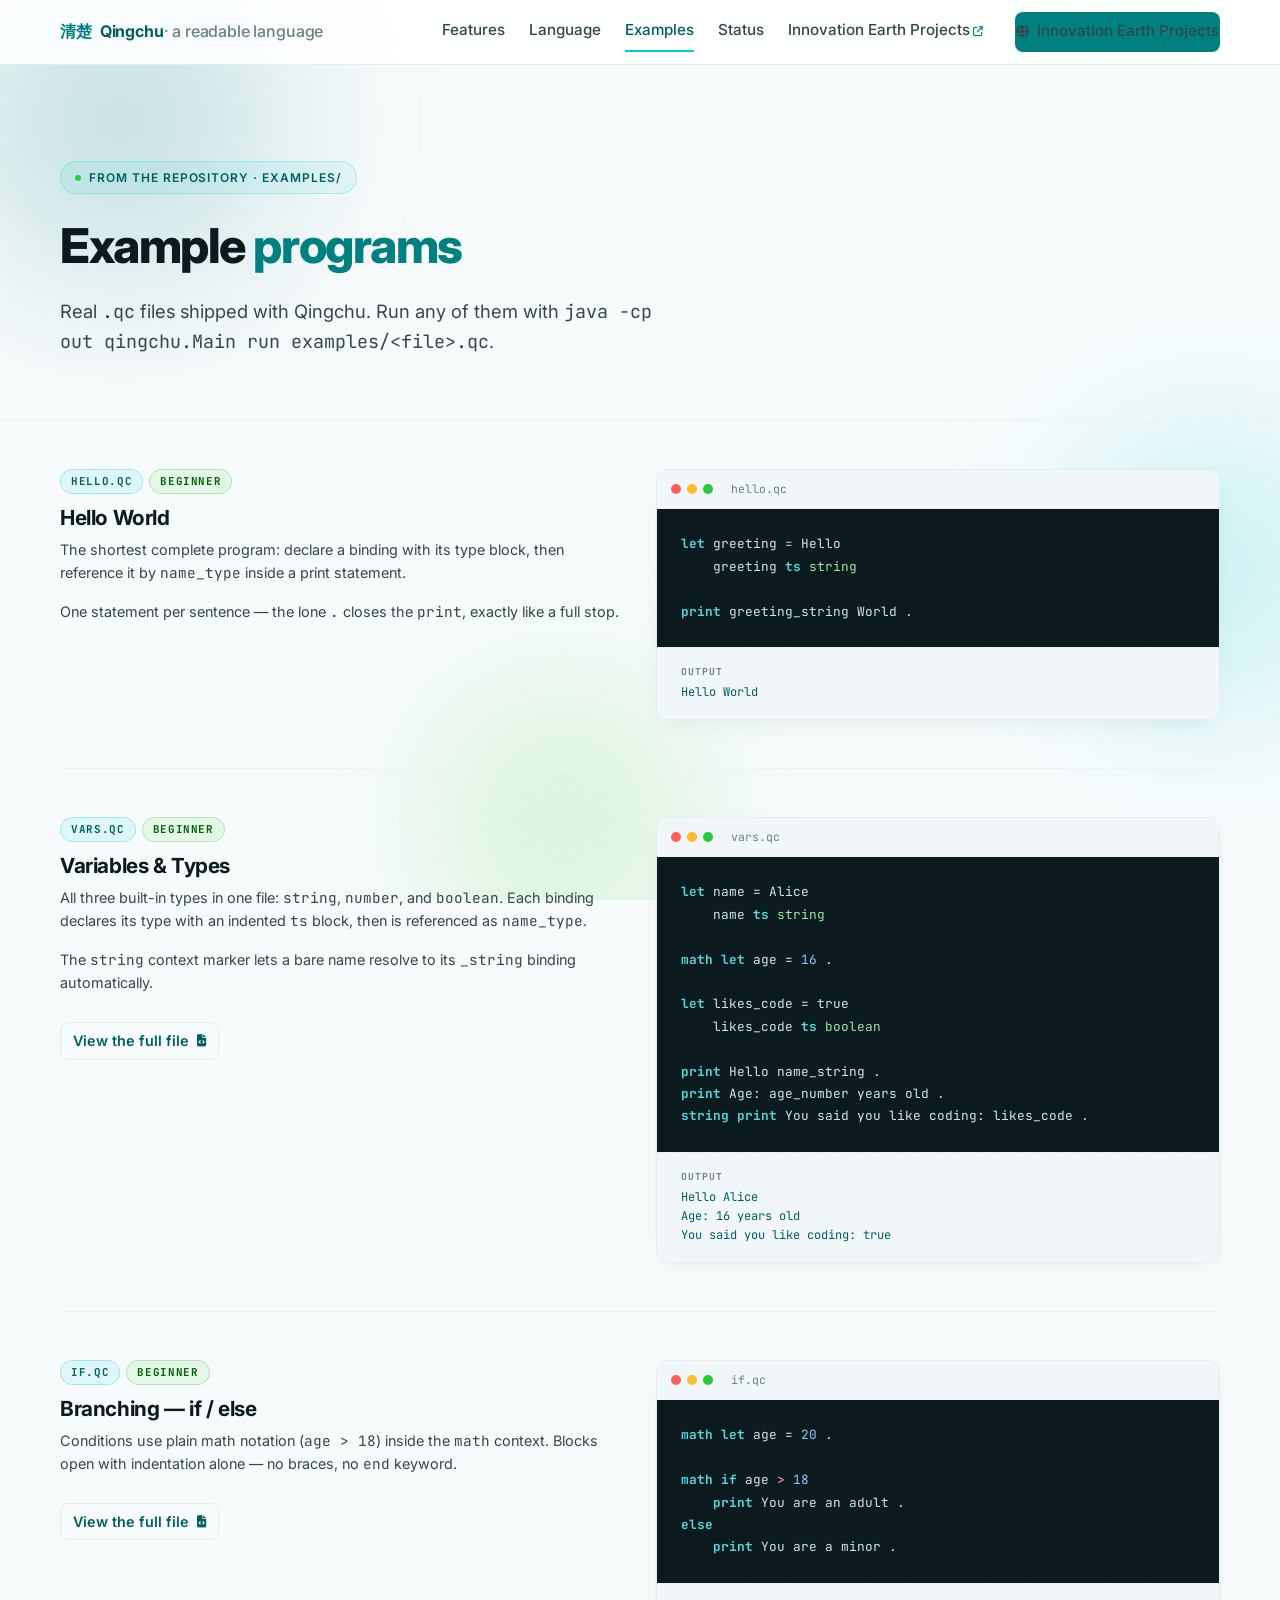
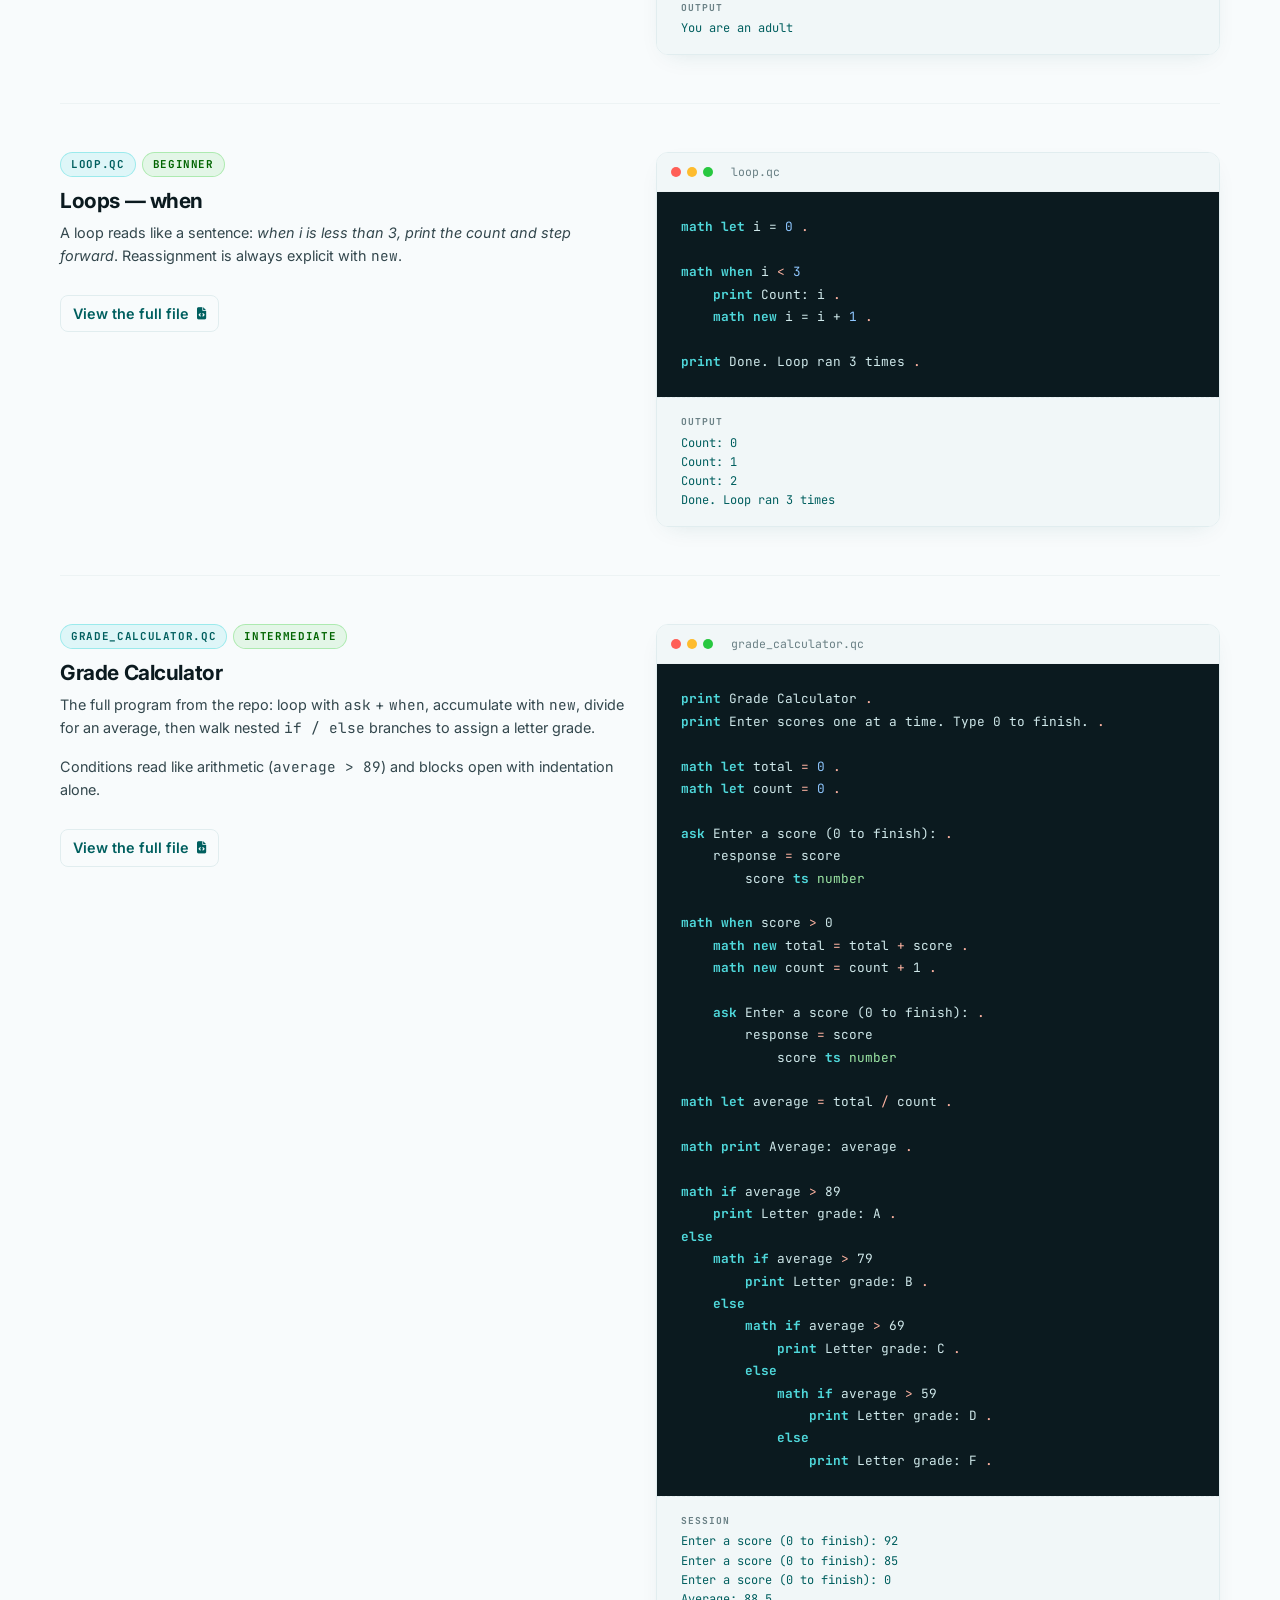
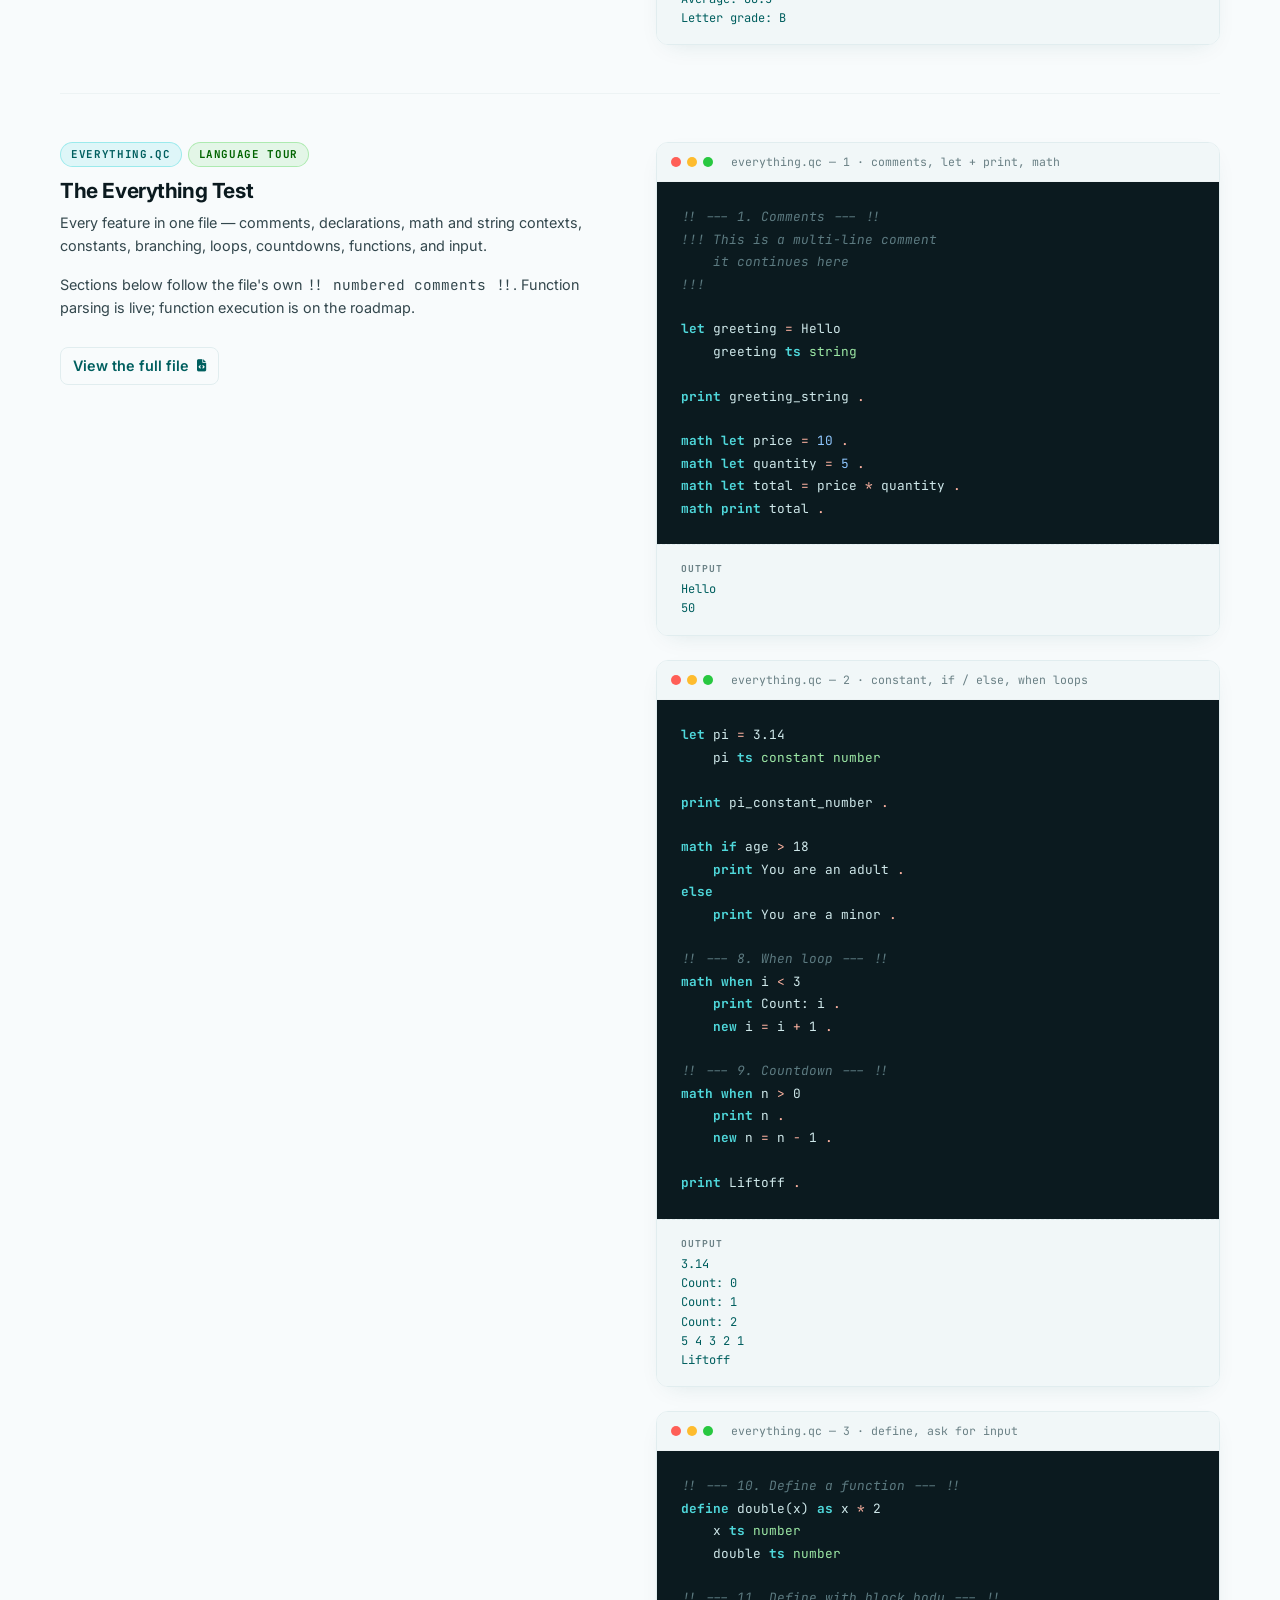
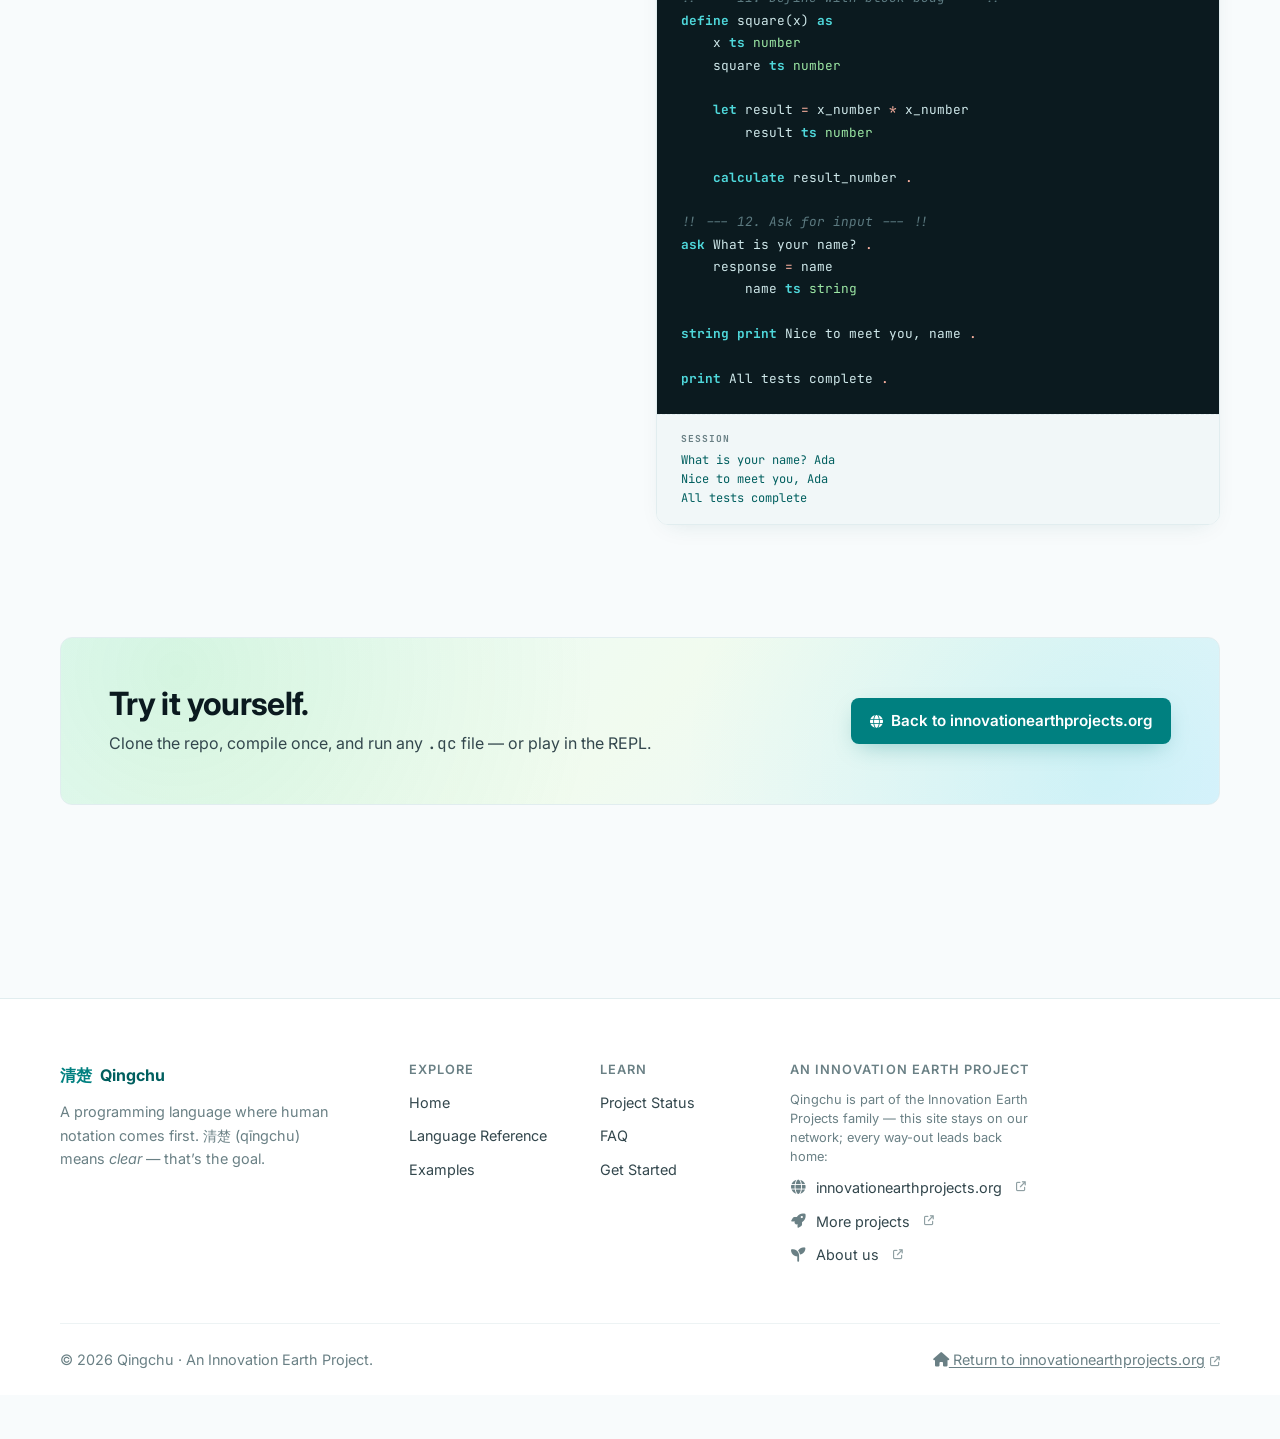
<file: examples.html>
<!DOCTYPE html>
<html lang="en">
<head>
  <meta charset="UTF-8" />
  <meta name="viewport" content="width=device-width, initial-scale=1.0" />

  <title>Examples — Qingchu 清楚</title>
  <meta name="description" content="Real Qingchu programs: hello world, a grade calculator, and the everything test that exercises every feature of the language." />
  <meta name="theme-color" content="#008080" />

  <link rel="preconnect" href="https://fonts.googleapis.com" />
  <link rel="preconnect" href="https://fonts.gstatic.com" crossorigin />
  <link
    href="https://fonts.googleapis.com/css2?family=Inter:wght@400;500;600;700;800&family=JetBrains+Mono:wght@500;700&display=swap"
    rel="stylesheet"
  />
  <link
    rel="stylesheet"
    href="https://cdnjs.cloudflare.com/ajax/libs/font-awesome/6.4.0/css/all.min.css"
  />

  <link rel="stylesheet" href="shared/tokens.css" />
  <link rel="stylesheet" href="shared/base.css" />
  <link rel="stylesheet" href="shared/nav.css" />
  <link rel="stylesheet" href="shared/motion.css" />
  <link rel="stylesheet" href="styles.css" />
</head>

<body data-page="examples">

  <div class="bg-orbs" aria-hidden="true">
    <span class="orb orb--teal"></span>
    <span class="orb orb--cyan"></span>
    <span class="orb orb--lime"></span>
  </div>

  <div id="nav-mount"></div>

  <main>

    <!-- ============================================================
         PAGE HEADER
         ============================================================ -->
    <section class="hero" style="padding-bottom: var(--s-6);">
      <div class="container">
        <span class="eyebrow eyebrow--animated">
          <span class="eyebrow__dot"></span>
          From the repository · examples/
        </span>
        <h1 class="hero__title" style="font-size: var(--fs-h1);">
          Example <span class="accent">programs</span>
        </h1>
        <p class="hero__lede">
          Real <code style="font-family:var(--mono);">.qc</code> files shipped with Qingchu.
          Run any of them with
          <code style="font-family:var(--mono);">java -cp out qingchu.Main run examples/&lt;file&gt;.qc</code>.
        </p>
      </div>
    </section>

    <!-- ============================================================
         EXAMPLES
         ============================================================ -->
    <section class="section" style="padding-top: var(--s-7);">
      <div class="container">
        <div class="example-list">

          <!-- HELLO WORLD -->
          <article class="example">
            <div class="example__meta reveal reveal--left">
              <div class="example__badges">
                <span class="badge">hello.qc</span>
                <span class="badge badge--lime">Beginner</span>
              </div>
              <h3>Hello World</h3>
              <p>
                The shortest complete program: declare a binding with its type block,
                then reference it by <code>name_type</code> inside a print statement.
              </p>
              <p>
                One statement per sentence — the lone <code>.</code> closes the
                <code>print</code>, exactly like a full stop.
              </p>
            </div>
            <div class="code-window reveal reveal--right">
              <div class="code-window__bar">
                <span></span><span></span><span></span>
                <span class="code-window__name">hello.qc</span>
              </div>
<pre><span class="k">let</span> greeting <span class="o">=</span> Hello
    greeting <span class="k">ts</span> <span class="t">string</span>

<span class="k">print</span> greeting_string World <span class="o">.</span></pre>
              <div class="code-window__out"><b>Output</b>Hello World</div>
            </div>
          </article>

          <!-- VARIABLES AND TYPES -->
          <article class="example">
            <div class="example__meta reveal reveal--left">
              <div class="example__badges">
                <span class="badge">vars.qc</span>
                <span class="badge badge--lime">Beginner</span>
              </div>
              <h3>Variables &amp; Types</h3>
              <p>
                All three built-in types in one file: <code>string</code>,
                <code>number</code>, and <code>boolean</code>. Each binding declares its
                type with an indented <code>ts</code> block, then is referenced as
                <code>name_type</code>.
              </p>
              <p>
                The <code>string</code> context marker lets a bare name resolve to its
                <code>_string</code> binding automatically.
              </p>
              <a href="examples/vars.qc" class="btn btn--ghost btn--sm" style="margin-top:12px;">
                View the full file <i class="fas fa-file-code"></i>
              </a>
            </div>
            <div class="code-window reveal reveal--right">
              <div class="code-window__bar">
                <span></span><span></span><span></span>
                <span class="code-window__name">vars.qc</span>
              </div>
<pre><span class="k">let</span> name <span class="o\">=</span> Alice
    name <span class="k">ts</span> <span class="t">string</span>

<span class="k">math</span> <span class="k">let</span> age <span class="o\">=</span> <span class="n">16</span> <span class="o">.</span>

<span class="k">let</span> likes_code <span class="o\">=</span> true
    likes_code <span class="k">ts</span> <span class="t">boolean</span>

<span class="k">print</span> Hello name_string <span class="o">.</span>
<span class="k">print</span> Age: age_number years old <span class="o">.</span>
<span class="k">string</span> <span class="k">print</span> You said you like coding: likes_code <span class="o">.</span></pre>
              <div class="code-window__out"><b>Output</b>Hello Alice
Age: 16 years old
You said you like coding: true</div>
            </div>
          </article>

          <!-- BRANCHING -->
          <article class="example">
            <div class="example__meta reveal reveal--left">
              <div class="example__badges">
                <span class="badge">if.qc</span>
                <span class="badge badge--lime">Beginner</span>
              </div>
              <h3>Branching — if / else</h3>
              <p>
                Conditions use plain math notation (<code>age &gt; 18</code>) inside the
                <code>math</code> context. Blocks open with indentation alone — no braces,
                no <code>end</code> keyword.
              </p>
              <a href="examples/if.qc" class="btn btn--ghost btn--sm" style="margin-top:12px;">
                View the full file <i class="fas fa-file-code"></i>
              </a>
            </div>
            <div class="code-window reveal reveal--right">
              <div class="code-window__bar">
                <span></span><span></span><span></span>
                <span class="code-window__name">if.qc</span>
              </div>
<pre><span class="k">math</span> <span class="k">let</span> age <span class="o\">=</span> <span class="n">20</span> <span class="o">.</span>

<span class="k">math</span> <span class="k">if</span> age <span class="o">&gt;</span> <span class="n">18</span>
    <span class="k">print</span> You are an adult <span class="o">.</span>
<span class="k">else</span>
    <span class="k">print</span> You are a minor <span class="o">.</span></pre>
              <div class="code-window__out"><b>Output</b>You are an adult</div>
            </div>
          </article>

          <!-- WHEN LOOP -->
          <article class="example">
            <div class="example__meta reveal reveal--left">
              <div class="example__badges">
                <span class="badge">loop.qc</span>
                <span class="badge badge--lime">Beginner</span>
              </div>
              <h3>Loops — when</h3>
              <p>
                A loop reads like a sentence: <em>when i is less than 3, print the count
                and step forward</em>. Reassignment is always explicit with
                <code>new</code>.
              </p>
              <a href="examples/loop.qc" class="btn btn--ghost btn--sm" style="margin-top:12px;">
                View the full file <i class="fas fa-file-code"></i>
              </a>
            </div>
            <div class="code-window reveal reveal--right">
              <div class="code-window__bar">
                <span></span><span></span><span></span>
                <span class="code-window__name">loop.qc</span>
              </div>
<pre><span class="k">math</span> <span class="k">let</span> i <span class="o\">=</span> <span class="n">0</span> <span class="o">.</span>

<span class="k">math</span> <span class="k">when</span> i <span class="o">&lt;</span> <span class="n">3</span>
    <span class="k">print</span> Count: i <span class="o">.</span>
    <span class="k">math</span> <span class="k">new</span> i <span class="o\">=</span> i <span class="o\">+</span> <span class="n">1</span> <span class="o">.</span>

<span class="k">print</span> Done. Loop ran 3 times <span class="o">.</span></pre>
              <div class="code-window__out"><b>Output</b>Count: 0
Count: 1
Count: 2
Done. Loop ran 3 times</div>
            </div>
          </article>

          <!-- GRADE CALCULATOR -->
          <article class="example">
            <div class="example__meta reveal reveal--left">
              <div class="example__badges">
                <span class="badge">grade_calculator.qc</span>
                <span class="badge badge--lime">Intermediate</span>
              </div>
              <h3>Grade Calculator</h3>
              <p>
                The full program from the repo: loop with <code>ask</code> +
                <code>when</code>, accumulate with <code>new</code>, divide for an
                average, then walk nested <code>if / else</code> branches to assign
                a letter grade.
              </p>
              <p>
                Conditions read like arithmetic (<code>average &gt; 89</code>) and
                blocks open with indentation alone.
              </p>
              <a href="examples/grade_calculator.qc" class="btn btn--ghost btn--sm" style="margin-top:12px;">
                View the full file <i class="fas fa-file-code"></i>
              </a>
            </div>
            <div class="code-window reveal reveal--right">
              <div class="code-window__bar">
                <span></span><span></span><span></span>
                <span class="code-window__name">grade_calculator.qc</span>
              </div>
<pre><span class="k">print</span> Grade Calculator <span class="o">.</span>
<span class="k">print</span> Enter scores one at a time. Type 0 to finish. <span class="o">.</span>

<span class="k">math</span> <span class="k">let</span> total <span class="o">=</span> <span class="n">0</span> <span class="o">.</span>
<span class="k">math</span> <span class="k">let</span> count <span class="o">=</span> <span class="n">0</span> <span class="o">.</span>

<span class="k">ask</span> Enter a score (0 to finish): <span class="o">.</span>
    response <span class="o">=</span> score
        score <span class="k">ts</span> <span class="t">number</span>

<span class="k">math</span> <span class="k">when</span> score <span class="o">&gt;</span> 0
    <span class="k">math</span> <span class="k">new</span> total <span class="o">=</span> total <span class="o">+</span> score <span class="o">.</span>
    <span class="k">math</span> <span class="k">new</span> count <span class="o">=</span> count <span class="o">+</span> 1 <span class="o">.</span>

    <span class="k">ask</span> Enter a score (0 to finish): <span class="o">.</span>
        response <span class="o">=</span> score
            score <span class="k">ts</span> <span class="t">number</span>

<span class="k">math</span> <span class="k">let</span> average <span class="o">=</span> total <span class="o">/</span> count <span class="o">.</span>

<span class="k">math</span> <span class="k">print</span> Average: average <span class="o">.</span>

<span class="k">math</span> <span class="k">if</span> average <span class="o">&gt;</span> 89
    <span class="k">print</span> Letter grade: A <span class="o">.</span>
<span class="k">else</span>
    <span class="k">math</span> <span class="k">if</span> average <span class="o">&gt;</span> 79
        <span class="k">print</span> Letter grade: B <span class="o">.</span>
    <span class="k">else</span>
        <span class="k">math</span> <span class="k">if</span> average <span class="o">&gt;</span> 69
            <span class="k">print</span> Letter grade: C <span class="o">.</span>
        <span class="k">else</span>
            <span class="k">math</span> <span class="k">if</span> average <span class="o">&gt;</span> 59
                <span class="k">print</span> Letter grade: D <span class="o">.</span>
            <span class="k">else</span>
                <span class="k">print</span> Letter grade: F <span class="o">.</span></pre>
              <div class="code-window__out"><b>Session</b>Enter a score (0 to finish): <span class="n">92</span>
Enter a score (0 to finish): <span class="n">85</span>
Enter a score (0 to finish): <span class="n">0</span>
Average: 88.5
Letter grade: B</div>
            </div>
          </article>

          <!-- EVERYTHING TEST -->
          <article class="example">
            <div class="example__meta reveal reveal--left">
              <div class="example__badges">
                <span class="badge">everything.qc</span>
                <span class="badge badge--lime">Language tour</span>
              </div>
              <h3>The Everything Test</h3>
              <p>
                Every feature in one file — comments, declarations, math and string
                contexts, constants, branching, loops, countdowns, functions, and input.
              </p>
              <p>
                Sections below follow the file's own <code>!! numbered comments !!</code>.
                Function parsing is live; function execution is on the roadmap.
              </p>
              <a href="examples/everything.qc" class="btn btn--ghost btn--sm" style="margin-top:12px;">
                View the full file <i class="fas fa-file-code"></i>
              </a>
            </div>

            <div style="display:flex; flex-direction:column; gap: var(--s-5);">

              <div class="code-window reveal reveal--right">
                <div class="code-window__bar">
                  <span></span><span></span><span></span>
                  <span class="code-window__name">everything.qc — 1 · comments, let + print, math</span>
                </div>
<pre><span class="c">!! --- 1. Comments --- !!</span>
<span class="c">!!! This is a multi-line comment
    it continues here
!!!</span>

<span class="k">let</span> greeting <span class="o">=</span> Hello
    greeting <span class="k">ts</span> <span class="t">string</span>

<span class="k">print</span> greeting_string <span class="o">.</span>

<span class="k">math</span> <span class="k">let</span> price <span class="o">=</span> <span class="n">10</span> <span class="o">.</span>
<span class="k">math</span> <span class="k">let</span> quantity <span class="o">=</span> <span class="n">5</span> <span class="o">.</span>
<span class="k">math</span> <span class="k">let</span> total <span class="o">=</span> price <span class="o">*</span> quantity <span class="o">.</span>
<span class="k">math</span> <span class="k">print</span> total <span class="o">.</span></pre>
                <div class="code-window__out"><b>Output</b>Hello
50</div>
              </div>

              <div class="code-window reveal reveal--right" data-delay="100">
                <div class="code-window__bar">
                  <span></span><span></span><span></span>
                  <span class="code-window__name">everything.qc — 2 · constant, if / else, when loops</span>
                </div>
<pre><span class="k">let</span> pi <span class="o">=</span> 3.14
    pi <span class="k">ts</span> <span class="t">constant number</span>

<span class="k">print</span> pi_constant_number <span class="o">.</span>

<span class="k">math</span> <span class="k">if</span> age <span class="o">&gt;</span> 18
    <span class="k">print</span> You are an adult <span class="o">.</span>
<span class="k">else</span>
    <span class="k">print</span> You are a minor <span class="o">.</span>

<span class="c">!! --- 8. When loop --- !!</span>
<span class="k">math</span> <span class="k">when</span> i <span class="o">&lt;</span> 3
    <span class="k">print</span> Count: i <span class="o">.</span>
    <span class="k">new</span> i <span class="o">=</span> i <span class="o">+</span> 1 <span class="o">.</span>

<span class="c">!! --- 9. Countdown --- !!</span>
<span class="k">math</span> <span class="k">when</span> n <span class="o">&gt;</span> 0
    <span class="k">print</span> n <span class="o">.</span>
    <span class="k">new</span> n <span class="o">=</span> n <span class="o">-</span> 1 <span class="o">.</span>

<span class="k">print</span> Liftoff <span class="o">.</span></pre>
                <div class="code-window__out"><b>Output</b>3.14
Count: 0
Count: 1
Count: 2
5 4 3 2 1
Liftoff</div>
              </div>

              <div class="code-window reveal reveal--right" data-delay="200">
                <div class="code-window__bar">
                  <span></span><span></span><span></span>
                  <span class="code-window__name">everything.qc — 3 · define, ask for input</span>
                </div>
<pre><span class="c">!! --- 10. Define a function --- !!</span>
<span class="k">define</span> double(x) <span class="k">as</span> x <span class="o">*</span> 2
    x <span class="k">ts</span> <span class="t">number</span>
    double <span class="k">ts</span> <span class="t">number</span>

<span class="c">!! --- 11. Define with block body --- !!</span>
<span class="k">define</span> square(x) <span class="k">as</span>
    x <span class="k">ts</span> <span class="t">number</span>
    square <span class="k">ts</span> <span class="t">number</span>

    <span class="k">let</span> result <span class="o">=</span> x_number <span class="o">*</span> x_number
        result <span class="k">ts</span> <span class="t">number</span>

    <span class="k">calculate</span> result_number <span class="o">.</span>

<span class="c">!! --- 12. Ask for input --- !!</span>
<span class="k">ask</span> What is your name? <span class="o">.</span>
    response <span class="o">=</span> name
        name <span class="k">ts</span> <span class="t">string</span>

<span class="k">string</span> <span class="k">print</span> Nice to meet you, name <span class="o">.</span>

<span class="k">print</span> All tests complete <span class="o">.</span></pre>
                <div class="code-window__out"><b>Session</b>What is your name? <span class="n">Ada</span>
Nice to meet you, Ada
All tests complete</div>
              </div>

            </div>
          </article>

        </div>

        <!-- FINAL CTA -->
        <div class="cta reveal" style="margin-top: var(--s-8);">
          <div class="cta__copy">
            <h2>Try it yourself.</h2>
            <p>Clone the repo, compile once, and run any <code>.qc</code> file — or play in the REPL.</p>
          </div>
          <a href="https://innovationearthprojects.org" target="_blank" rel="noopener" class="btn btn--primary btn--glow ext-parent" data-ext="parent">
            <i class="fas fa-globe"></i> Back to innovationearthprojects.org
          </a>
        </div>
      </div>
    </section>

  </main>

  <div id="footer-mount"></div>

  <script src="shared/nav.js" defer></script>
  <script src="shared/motion.js" defer></script>

</body>
</html>
</file>
<file: shared/tokens.css>
/* ============================================================
   TOKENS — design system variables
   ============================================================ */

:root {
  /* Brand */
  --teal:        #008080;
  --teal-deep:   #005F5F;
  --cyan:        #00CED1;
  --blue:        #1E90FF;
  --lime:        #32CD32;
  --green-dark:  #006400;

  /* Light surfaces */
  --bg:          #F8FBFC;
  --surface:     #FFFFFF;
  --surface-alt: #F1F7F8;
  --border:      #E1EDEF;
  --border-soft: #EDF3F4;

  /* Ink */
  --ink:         #0B1A1F;
  --ink-soft:    #33474D;
  --muted:       #6A8085;

  /* Status */
  --success:     #1E9E5A;
  --success-bg:  #E6F7EC;
  --warn:        #C68A00;
  --warn-bg:     #FFF6E0;
  --danger:      #D14343;
  --danger-bg:   #FCEAEA;

  /* Type */
  --font: 'Inter', system-ui, -apple-system, 'Segoe UI', Roboto, sans-serif;
  --mono: 'JetBrains Mono', ui-monospace, Menlo, monospace;

  /* Fluid display sizes */
  --fs-display: clamp(2.25rem, 5vw, 3.75rem);
  --fs-h1:      clamp(2rem,    4vw, 3rem);
  --fs-h2:      clamp(1.5rem,  3vw, 2rem);
  --fs-h3:      1.25rem;
  --fs-body:    1rem;
  --fs-sm:      0.9rem;
  --fs-xs:      0.8rem;

  /* Space scale */
  --s-1: 4px;
  --s-2: 8px;
  --s-3: 12px;
  --s-4: 16px;
  --s-5: 24px;
  --s-6: 32px;
  --s-7: 48px;
  --s-8: 64px;
  --s-9: 96px;

  /* Radii */
  --r-sm: 6px;
  --r-md: 8px;
  --r-lg: 12px;
  --r-pill: 999px;

  /* Shadows */
  --shadow-sm: 0 1px 2px rgba(0, 60, 60, 0.05);
  --shadow-md: 0 8px 24px -12px rgba(0, 80, 80, 0.15);
  --shadow-lg: 0 20px 40px -20px rgba(0, 80, 80, 0.25);

  /* Motion */
  --ease: cubic-bezier(.2, .7, .2, 1);
  --dur: 200ms;

  /* Layout */
  --container: 1160px;
  --nav-h: 64px;
}
</file>
<file: shared/base.css>
/* ============================================================
   BASE — reset, typography, buttons, primitives
   Depends on: tokens.css
   ============================================================ */

/* ---------- Reset ---------- */
*, *::before, *::after { box-sizing: border-box; }

html {
  scroll-behavior: smooth;
  -webkit-text-size-adjust: 100%;
  scroll-padding-top: calc(var(--nav-h) + var(--s-4));
}

body {
  margin: 0;
  font-family: var(--font);
  font-size: var(--fs-body);
  line-height: 1.6;
  color: var(--ink);
  background: var(--bg);
  -webkit-font-smoothing: antialiased;
  -moz-osx-font-smoothing: grayscale;
  min-height: 100vh;
  display: flex;
  flex-direction: column;
}

main { flex: 1; }

img, svg { display: block; max-width: 100%; height: auto; }
a { color: inherit; text-decoration: none; }
button { font: inherit; cursor: pointer; }

/* ---------- Typography ---------- */
h1, h2, h3, h4 {
  margin: 0 0 var(--s-3);
  color: var(--ink);
  letter-spacing: -0.02em;
  line-height: 1.15;
  font-weight: 700;
}
h1 { font-size: var(--fs-h1); }
h2 { font-size: var(--fs-h2); }
h3 { font-size: var(--fs-h3); }
h4 { font-size: 1rem; }

p { margin: 0 0 var(--s-4); color: var(--ink-soft); }

code, pre { font-family: var(--mono); }

/* ---------- Container ---------- */
.container {
  width: min(var(--container), 100% - 2rem);
  margin-inline: auto;
}

/* ---------- Eyebrow ---------- */
.eyebrow {
  display: inline-block;
  font-size: var(--fs-xs);
  font-weight: 600;
  letter-spacing: 0.08em;
  text-transform: uppercase;
  color: var(--teal);
  margin-bottom: var(--s-3);
}

.accent { color: var(--teal); }

/* ---------- Buttons ---------- */
.btn {
  display: inline-flex;
  align-items: center;
  justify-content: center;
  gap: var(--s-2);
  padding: 10px 18px;
  border-radius: var(--r-md);
  font-weight: 600;
  font-size: 0.95rem;
  border: 1px solid transparent;
  transition:
    transform var(--dur) var(--ease),
    background var(--dur) var(--ease),
    border-color var(--dur) var(--ease),
    color var(--dur) var(--ease),
    box-shadow var(--dur) var(--ease);
  white-space: nowrap;
  text-align: center;
  cursor: pointer;
}
.btn:active { transform: translateY(1px); }
.btn:focus-visible {
  outline: 2px solid var(--cyan);
  outline-offset: 2px;
}
.btn i { font-size: 0.85em; }

.btn--primary {
  background: var(--teal);
  color: #fff;
}
.btn--primary:hover {
  background: var(--teal-deep);
  box-shadow: var(--shadow-md);
}

.btn--secondary {
  background: var(--surface);
  color: var(--teal-deep);
  border-color: var(--border);
}
.btn--secondary:hover {
  border-color: var(--cyan);
  color: var(--teal);
}

.btn--ghost {
  background: transparent;
  color: var(--teal-deep);
  border-color: var(--border);
}
.btn--ghost:hover { border-color: var(--cyan); }

.btn--sm { padding: 6px 12px; font-size: var(--fs-sm); }
.btn--lg { padding: 14px 24px; font-size: 1rem; }
.btn--block { width: 100%; }

.btn--glow {
  position: relative;
  box-shadow: 0 8px 24px -8px rgba(0, 128, 128, 0.4);
}
.btn--glow:hover {
  box-shadow: 0 12px 32px -8px rgba(0, 128, 128, 0.55);
}

/* ---------- Section primitives ---------- */
.section { padding: var(--s-9) 0; }
.section--tint { background: var(--surface-alt); }
.section--tight { padding: var(--s-7) 0; }

.section__head {
  max-width: 640px;
  margin: 0 auto var(--s-7);
  text-align: center;
}
.section__head--left {
  margin-inline: 0;
  text-align: left;
  max-width: 720px;
}
.section__title { margin-bottom: var(--s-3); }
.section__lede {
  color: var(--muted);
  font-size: 1.05rem;
  margin-bottom: 0;
}

/* ---------- Chips ---------- */
.chips {
  display: flex;
  flex-wrap: wrap;
  gap: var(--s-2);
  justify-content: center;
}
.chip {
  padding: 8px 14px;
  background: var(--surface);
  border: 1px solid var(--border);
  border-radius: var(--r-pill);
  font-size: var(--fs-sm);
  font-weight: 500;
  color: var(--ink-soft);
  transition: border-color var(--dur) var(--ease), color var(--dur) var(--ease);
}
.chip:hover { border-color: var(--cyan); color: var(--teal); }

/* ---------- States: loading / empty / error ---------- */
.state {
  grid-column: 1 / -1;
  text-align: center;
  padding: var(--s-7);
  color: var(--muted);
}
.state i {
  font-size: 2rem;
  display: block;
  margin-bottom: var(--s-3);
  color: var(--border);
}
.state h3 { color: var(--ink); margin-bottom: var(--s-2); }
.state p { margin-bottom: var(--s-4); }

.spinner {
  width: 36px;
  height: 36px;
  margin: 0 auto var(--s-3);
  border: 3px solid var(--border);
  border-top-color: var(--teal);
  border-radius: 50%;
  animation: spin 0.8s linear infinite;
}
@keyframes spin { to { transform: rotate(360deg); } }

/* ---------- Utility ---------- */
.visually-hidden {
  position: absolute;
  width: 1px; height: 1px;
  padding: 0; margin: -1px;
  overflow: hidden;
  clip: rect(0, 0, 0, 0);
  white-space: nowrap;
  border: 0;
}
.text-center { text-align: center; }
.mt-6 { margin-top: var(--s-6); }
.mt-7 { margin-top: var(--s-7); }

/* ---------- Reduced motion ---------- */
@media (prefers-reduced-motion: reduce) {
  *, *::before, *::after {
    animation-duration: 0.01ms !important;
    animation-iteration-count: 1 !important;
    transition-duration: 0.01ms !important;
    scroll-behavior: auto !important;
  }
}
</file>
<file: shared/nav.css>
/* ============================================================
   NAV + FOOTER
   ============================================================ */

/* ---------- NAV ---------- */
.nav {
  position: sticky;
  top: 0;
  z-index: 50;
  background: rgba(255, 255, 255, 0.85);
  backdrop-filter: saturate(140%) blur(10px);
  -webkit-backdrop-filter: saturate(140%) blur(10px);
  border-bottom: 1px solid var(--border);
}

.nav__inner {
  width: min(var(--container), 100% - 2rem);
  margin-inline: auto;
  height: var(--nav-h);
  display: flex;
  align-items: center;
  gap: var(--s-5);
}

.nav__brand {
  display: inline-flex;
  align-items: center;
  gap: var(--s-2);
  color: var(--teal-deep);
  font-weight: 700;
  font-size: 1rem;
  letter-spacing: -0.01em;
}
.nav__mark {
  display: inline-flex;
  color: var(--teal);
}
.nav__logo-img {
  display: block;
  width: auto;
  height: 32px;
}
.footer .nav__logo-img {
  height: 28px;
}
.nav__wordmark { white-space: nowrap; }
.nav__wordmark-zh {
  font-weight: 500;
  color: var(--muted);
  white-space: nowrap;
}
@media (max-width: 1080px) {
  .nav__wordmark-zh { display: none; }
}

/* Footer headings / lists rendered by shared/nav.js */
.footer__title,
.footer__col h4 {
  font-size: var(--fs-sm);
  text-transform: uppercase;
  letter-spacing: 0.06em;
  color: var(--ink-soft);
  margin: 0 0 var(--s-3);
}
.footer__list { list-style: none; padding: 0; margin: 0; }
.footer__list li { margin-bottom: var(--s-2); }

.nav__links {
  display: flex;
  gap: var(--s-5);
  margin-left: auto;
}
.nav__links a {
  color: var(--ink-soft);
  font-weight: 500;
  font-size: 0.95rem;
  padding: 6px 0;
  border-bottom: 2px solid transparent;
  transition: color var(--dur) var(--ease), border-color var(--dur) var(--ease);
}
.nav__links a:hover { color: var(--teal); border-color: var(--cyan); }
.nav__links a.is-active { color: var(--teal-deep); border-color: var(--cyan); }

/* Underline draws in from the left on hover; active dot pops with a spring */
.nav__links a {
  position: relative;
}
.nav__links a::before {
  content: "";
  position: absolute;
  left: 0; bottom: -2px;
  width: 100%; height: 2px;
  background: var(--cyan);
  transform: scaleX(0);
  transform-origin: left;
  transition: transform 0.3s cubic-bezier(.2, .7, .2, 1);
}
.nav__links a:hover::before,
.nav__links a.is-active::before { transform: scaleX(1); }

/* Brand logo gently floats */
@keyframes iepLogoBob {
  0%, 100% { transform: translateY(0) rotate(0deg); }
  50%      { transform: translateY(-2px) rotate(-3deg); }
}
.nav__logo-img { animation: iepLogoBob 5s ease-in-out infinite; }

/* ---------- External "separate initiative" nav tab (Research Papers) ---------- */
.nav__ext { white-space: nowrap; }
.nav__ext-icon {
  font-size: 0.68em;
  margin-left: 0.2rem;
  color: var(--teal);
  transition: transform 0.25s var(--ease);
}
.nav__ext:hover .nav__ext-icon { transform: translate(2px, -2px); }
.nav__ext-tag {
  display: none; /* desktop: shown via tooltip/aria; mobile drawer: visible */
  font-family: var(--mono);
  font-size: 0.58rem;
  font-weight: 700;
  text-transform: uppercase;
  letter-spacing: 0.08em;
  color: var(--teal-deep);
  background: rgba(0, 128, 128, 0.1);
  border: 1px solid rgba(0, 128, 128, 0.25);
  border-radius: 999px;
  padding: 0.1rem 0.5rem;
  margin-left: 0.45rem;
  vertical-align: middle;
}

@media (prefers-reduced-motion: reduce) {
  .nav__logo-img { animation: none !important; }
  .nav__links a::before { transition: none !important; }
  .nav__ext-icon { transition: none !important; }
}

.nav__cta { margin-left: var(--s-2); }

.nav__toggle {
  display: none;
  background: none;
  border: 1px solid var(--border);
  border-radius: var(--r-sm);
  width: 40px;
  height: 40px;
  color: var(--ink);
  align-items: center;
  justify-content: center;
}
.nav__toggle:hover { border-color: var(--cyan); }

/* ---------- FOOTER ---------- */
.footer {
  background: var(--surface);
  border-top: 1px solid var(--border);
  padding: var(--s-8) 0 var(--s-5);
  margin-top: var(--s-9);
}

.footer__inner {
  display: grid;
  grid-template-columns: 1.8fr 0.9fr 0.9fr 1.1fr 0.9fr;
  gap: var(--s-6);
  margin-bottom: var(--s-7);
}
@media (max-width: 1080px) {
  .footer__inner { grid-template-columns: repeat(2, 1fr); }
}

/* "Projects" column — external links to separately-branded initiatives */
.footer__note {
  color: var(--muted);
  font-size: var(--fs-xs);
  line-height: 1.5;
  margin: 0 0 var(--s-2);
}
.footer__ext {
  display: inline-flex;
  flex-wrap: wrap;
  align-items: center;
  gap: 0.4rem;
}
.footer__ext i {
  font-size: 0.7em;
  opacity: 0.7;
  transition: transform 0.25s var(--ease);
}
.footer__ext:hover i { transform: translate(2px, -2px); }
.footer__ext-tag {
  font-family: var(--mono);
  font-size: 0.62rem;
  text-transform: uppercase;
  letter-spacing: 0.08em;
  color: var(--teal-deep);
  background: rgba(0, 128, 128, 0.1);
  border: 1px solid rgba(0, 128, 128, 0.25);
  border-radius: 999px;
  padding: 0.1rem 0.5rem;
}

.footer__brand {
  display: inline-flex;
  align-items: center;
  gap: var(--s-2);
  font-weight: 700;
  color: var(--teal-deep);
  margin-bottom: var(--s-3);
}
.footer__tagline {
  color: var(--muted);
  font-size: var(--fs-sm);
  margin: 0;
  max-width: 32ch;
}

.footer__col h4 {
  font-size: var(--fs-xs);
  letter-spacing: 0.08em;
  text-transform: uppercase;
  color: var(--muted);
  margin-bottom: var(--s-3);
  font-weight: 600;
}
.footer__col ul { list-style: none; padding: 0; margin: 0; }
.footer__col li { margin-bottom: var(--s-2); }
.footer__col a {
  color: var(--ink-soft);
  font-size: var(--fs-sm);
  transition: color var(--dur) var(--ease);
  display: inline-flex;
  align-items: center;
  gap: 6px;
}
.footer__col a:hover { color: var(--teal); }
.footer__col a i { width: 16px; text-align: center; color: var(--muted); transition: transform 0.35s cubic-bezier(.2,.7,.2,1), color var(--dur) var(--ease); }
.footer__col a:hover i { color: var(--teal); transform: translateX(3px) rotate(-8deg); }
@media (prefers-reduced-motion: reduce) {
  .footer__col a i { transition: none !important; }
  .footer__col a:hover i { transform: none; }
}

.footer__bottom {
  display: flex;
  justify-content: space-between;
  align-items: center;
  padding-top: var(--s-5);
  border-top: 1px solid var(--border-soft);
  color: var(--muted);
  font-size: var(--fs-sm);
  flex-wrap: wrap;
  gap: var(--s-3);
}

/* ---------- Responsive ---------- */
@media (max-width: 860px) {
  .nav__links {
    display: none;
    flex-direction: column;
    position: absolute;
    top: var(--nav-h);
    left: 0;
    right: 0;
    background: var(--surface);
    border-bottom: 1px solid var(--border);
    padding: var(--s-4);
    gap: var(--s-3);
    box-shadow: var(--shadow-md);
  }
  .nav__links.is-open {
    display: flex;
  }
  /* Mobile drawer: show the "separate initiative" badge inline */
  .nav__ext-tag { display: inline-block; }
  .nav__cta { display: none; }
  .nav__toggle { display: inline-flex; margin-left: auto; }

  .footer__inner {
    grid-template-columns: 1fr 1fr;
  }
}

@media (max-width: 520px) {
  .footer__inner { grid-template-columns: 1fr; }
  .footer__bottom {
    flex-direction: column;
    text-align: center;
  }
}
/* ============================================================
   COOKIE BANNER — injected by shared/cookies.js
   ============================================================ */

.cookie-banner {
  position: fixed;
  left: 0;
  right: 0;
  bottom: 0;
  z-index: 1000;
  padding: 0 var(--s-4) var(--s-4);
  pointer-events: none;
  opacity: 0;
  transform: translateY(16px);
  transition: opacity 0.35s ease, transform 0.35s ease;
}

.cookie-banner.is-visible {
  opacity: 1;
  transform: none;
  pointer-events: auto;
}

.cookie-banner.is-hiding {
  opacity: 0;
  transform: translateY(16px);
}

.cookie-banner__inner {
  margin: 0 auto;
  max-width: 980px;
  background: var(--surface);
  border: 1px solid var(--border);
  border-radius: 14px;
  box-shadow: 0 12px 40px rgba(11, 26, 31, 0.16);
  padding: var(--s-4) var(--s-5);
  display: flex;
  align-items: center;
  gap: var(--s-4);
}

.cookie-banner__icon {
  font-size: 1.5rem;
  color: var(--teal);
  flex-shrink: 0;
}

.cookie-banner__text {
  font-size: 0.9rem;
  line-height: 1.55;
  color: var(--ink-soft);
  flex: 1;
}

.cookie-banner__text a {
  color: var(--teal);
  font-weight: 600;
  text-decoration: underline;
  text-underline-offset: 2px;
}

.cookie-banner__text a:hover { color: var(--teal-deep); }

.cookie-banner__actions {
  display: flex;
  gap: 10px;
  flex-shrink: 0;
}

@media (max-width: 720px) {
  .cookie-banner__inner {
    flex-direction: column;
    align-items: stretch;
    text-align: center;
  }
  .cookie-banner__icon { display: none; }
  .cookie-banner__actions { justify-content: center; }
  .cookie-banner__actions .btn { flex: 1; justify-content: center; }
}

.footer__legal a {
  color: inherit;
  text-decoration: underline;
  text-underline-offset: 2px;
}

.footer__legal a:hover { color: var(--teal); }

/* Screen-reader-only utility */
.sr-only {
  position: absolute;
  width: 1px; height: 1px;
  padding: 0; margin: -1px;
  overflow: hidden;
  clip: rect(0, 0, 0, 0);
  white-space: nowrap;
  border: 0;
}

/* ============================================================
   EXT-TO-PARENT — every link that leaves this site returns the
   visitor to innovationearthprojects.org (the parent site).
   ============================================================ */
.ext-parent { position: relative; }
.ext-parent .ext__icon {
  font-size: 0.72em;
  margin-left: 0.5em;
  opacity: 0.75;
  transition: transform 0.35s cubic-bezier(.2,.7,.2,1);
}
.ext-parent:hover .ext__icon { transform: translate(2px, -2px); opacity: 1; }
footer li .ext-parent i:first-child { width: 16px; text-align: center; margin-right: 4px; }
.ext-parent--nav .ext__icon { display: none; } /* CTA keeps its own leading icon */

/* Graceful fallback toast when the parent site is unreachable */
.ext-fallback-note {
  position: fixed;
  left: 50%;
  bottom: 28px;
  transform: translateX(-50%);
  z-index: 9999;
  padding: 10px 18px;
  border-radius: 999px;
  background: var(--ink, #0b1f2a);
  color: var(--paper, #f4fbfa);
  border: 1px solid rgba(45, 212, 191, 0.4);
  box-shadow: 0 10px 30px rgba(2, 20, 28, 0.35);
  font-size: 0.85rem;
  animation: extFallbackIn 0.35s var(--ease, cubic-bezier(.2,.7,.2,1));
}
@keyframes extFallbackIn {
  from { opacity: 0; transform: translate(-50%, 12px); }
  to   { opacity: 1; transform: translate(-50%, 0); }
}
@media (prefers-reduced-motion: reduce) {
  .ext-fallback-note { animation: none; }
  .ext-parent .ext__icon, .ext-parent:hover .ext__icon { transition: none; transform: none; }
}
</file>
<file: shared/motion.css>
/* ============================================================
   MOTION — shared animation primitives (all pages)
   Depends on: tokens.css. Class names mirror home/styles.css so
   the same JS utilities work everywhere.
   ============================================================ */

/* ---------- Scroll reveal ---------- */
.reveal {
  opacity: 0;
  transform: translateY(22px);
  transition:
    opacity 0.7s cubic-bezier(.2, .7, .2, 1),
    transform 0.7s cubic-bezier(.2, .7, .2, 1);
  transition-delay: var(--reveal-delay, 0ms);
  will-change: opacity, transform;
}
.reveal.is-visible {
  opacity: 1;
  transform: none;
}
.reveal[data-delay="100"] { --reveal-delay: 100ms; }
.reveal[data-delay="200"] { --reveal-delay: 200ms; }
.reveal[data-delay="300"] { --reveal-delay: 300ms; }
.reveal[data-delay="400"] { --reveal-delay: 400ms; }
.reveal[data-delay="500"] { --reveal-delay: 500ms; }
.reveal[data-delay="600"] { --reveal-delay: 600ms; }

/* Reveal variants */
.reveal--left  { transform: translateX(-28px); }
.reveal--right { transform: translateX(28px); }
.reveal--zoom  { transform: scale(0.92); }
.reveal--left.is-visible,
.reveal--right.is-visible,
.reveal--zoom.is-visible { transform: none; }

/* ---------- Stagger (JS adds .stagger-in to children) ---------- */
.stagger-in {
  animation: staggerIn 0.7s cubic-bezier(.2, .7, .2, 1) both;
  animation-delay: var(--stagger-delay, 0ms);
}

/* Card entrance used by products.js for dynamically rendered cards.
   Unlike .reveal this never depends on JS observing the element —
   the animation plays once and the element ends fully visible. */
@keyframes rise-in {
  from { opacity: 0; transform: translateY(16px); }
  to   { opacity: 1; transform: none; }
}
@keyframes staggerIn {
  from { opacity: 0; transform: translateY(20px) scale(0.98); }
  to   { opacity: 1; transform: translateY(0) scale(1); }
}

/* ---------- Accent gradient shimmer ---------- */
.accent-shimmer {
  background-image: linear-gradient(90deg, var(--teal) 0%, var(--cyan) 50%, var(--lime) 100%);
  background-size: 200% 100%;
  background-position: 0% 0%;
  -webkit-background-clip: text;
  background-clip: text;
  -webkit-text-fill-color: transparent;
  color: var(--teal);
  animation: accentShimmer 4s ease-in-out infinite;
}
@keyframes accentShimmer {
  0%, 100% { background-position: 0% 0%; }
  50%      { background-position: 100% 0%; }
}
@supports not (-webkit-background-clip: text) {
  .accent-shimmer {
    background: none;
    -webkit-text-fill-color: currentColor;
    color: var(--teal);
    animation: none;
  }
}

/* ---------- Floating elements ---------- */
.float-slow { animation: floatY 5s ease-in-out infinite; }
.float-mid  { animation: floatY 6s ease-in-out infinite 0.4s; }
.float-fast { animation: floatY 4s ease-in-out infinite 0.8s; }
@keyframes floatY {
  0%, 100% { transform: translateY(0); }
  50%      { transform: translateY(-10px); }
}

/* ---------- Icon pop / wiggle on hover ---------- */
.icon-pop i,
.icon-pop svg { display: inline-block; transition: transform 0.35s cubic-bezier(.34, 1.56, .64, 1); }
.icon-pop:hover i,
.icon-pop:hover svg { transform: scale(1.18) rotate(-6deg); }

/* ---------- Shine sweep across cards/buttons ---------- */
.shine { position: relative; overflow: hidden; }
.shine::after {
  content: "";
  position: absolute;
  top: 0; left: -80%;
  width: 50%; height: 100%;
  background: linear-gradient(100deg, transparent, rgba(255, 255, 255, 0.55), transparent);
  transform: skewX(-18deg);
  pointer-events: none;
  transition: left 0.7s ease;
}
.shine:hover::after { left: 130%; }

/* ---------- Soft pulse ring ---------- */
.pulse-ring { position: relative; }
.pulse-ring::before {
  content: "";
  position: absolute;
  inset: -4px;
  border-radius: inherit;
  border: 2px solid var(--cyan);
  opacity: 0;
  animation: pulseRing 2.4s ease-out infinite;
  pointer-events: none;
}
@keyframes pulseRing {
  0%   { transform: scale(0.9); opacity: 0.7; }
  70%  { transform: scale(1.15); opacity: 0; }
  100% { transform: scale(1.15); opacity: 0; }
}

/* ---------- Count-up numbers ---------- */
.countup { font-variant-numeric: tabular-nums; }

/* ---------- Gradient border card (hover) ---------- */
.grad-border {
  position: relative;
  transition: transform 0.35s var(--ease, ease), box-shadow 0.35s var(--ease, ease);
}
.grad-border::after {
  content: "";
  position: absolute;
  inset: 0;
  border-radius: inherit;
  padding: 1px;
  background: linear-gradient(120deg, var(--teal), var(--cyan), var(--lime));
  -webkit-mask: linear-gradient(#fff 0 0) content-box, linear-gradient(#fff 0 0);
  -webkit-mask-composite: xor;
          mask-composite: exclude;
  opacity: 0;
  transition: opacity 0.35s ease;
  pointer-events: none;
}
.grad-border:hover::after { opacity: 1; }
.grad-border:hover {
  transform: translateY(-4px);
  box-shadow: 0 14px 34px -14px rgba(0, 128, 128, 0.35);
}

/* ---------- Reduced motion ---------- */
@media (prefers-reduced-motion: reduce) {
  .reveal,
  .reveal--left,
  .reveal--right,
  .reveal--zoom {
    opacity: 1 !important;
    transform: none !important;
    transition: none !important;
  }
  .stagger-in,
  .float-slow, .float-mid, .float-fast,
  .accent-shimmer,
  .shine::after,
  .pulse-ring::before {
    animation: none !important;
  }
  .grad-border:hover { transform: none; }
}

/* ============================================================
   SCROLL MOTION v2 — premium scroll-linked effects (all pages)
   Pure CSS where possible; JS-driven custom properties:
     --sp  : page scroll progress 0..1        (nav.js sets on <html>)
     --sec : section reveal progress 0..1    (motion.js sets per .par)
   Every effect degrades gracefully when the vars are absent and
   is fully disabled under prefers-reduced-motion.
   ============================================================ */

/* ---------- Progress bar + back-to-top are in nav.css/base.css ---------- */

/* ---------- Parallax drift ----------
   Add class="par" to any decorative element; data-par-depth
   (default 40px) controls how far it travels across the viewport. */
.par {
  transform: translate3d(0, calc((0.5 - var(--sec, 0.5)) * var(--par-amount, -60px)), 0);
  will-change: transform;
}

/* ---------- Scroll-scaled hero visuals ----------
   The hero image softly zooms out as you scroll past it. */
.hero__visual img,
.about-hero__visual img {
  transform: scale(calc(1 + min(var(--sp, 0), 0.25) * 0.18));
  transition: transform 0.1s linear;
}

/* ---------- Section title underline draw ----------
   h2.section__title gets a teal rule that draws itself in when
   the heading enters the viewport (driven by .reveal too). */
.section__title { position: relative; display: inline-block; }
.section__title::after {
  content: "";
  position: absolute;
  left: 0; bottom: -10px;
  height: 3px; width: 100%;
  border-radius: 3px;
  background: linear-gradient(90deg, var(--teal), var(--cyan));
  transform: scaleX(0);
  transform-origin: left center;
  transition: transform 0.9s cubic-bezier(.2, .7, .2, 1) 0.15s;
}
.section__head .section__title.reveal.is-visible::after,
.section__title.is-visible::after,
.section__head .reveal.is-visible .section__title::after { transform: scaleX(1); }

/* ---------- Richer reveal choreography ----------
   Slight blur + lift makes entrances feel cinematic instead of flat. */
.reveal {
  filter: blur(6px);
  transition:
    opacity 0.75s cubic-bezier(.16, 1, .3, 1),
    transform 0.75s cubic-bezier(.16, 1, .3, 1),
    filter 0.75s cubic-bezier(.16, 1, .3, 1);
  transition-delay: var(--reveal-delay, 0ms);
}
.reveal.is-visible { filter: blur(0); }

/* Depth variants */
.reveal--up-far { transform: translateY(44px); }
.reveal--up-far.is-visible { transform: none; }

/* ---------- Card lift micro-interaction ---------- */
.value-card, .work-card, .resource-card, .reason, .step, .timeline-item {
  transition:
    transform 0.4s cubic-bezier(.2, .7, .2, 1),
    box-shadow 0.4s cubic-bezier(.2, .7, .2, 1),
    border-color 0.4s ease;
}
.value-card:hover, .work-card:hover, .resource-card:hover,
.reason:hover, .step:hover {
  transform: translateY(-5px);
  box-shadow: var(--shadow-md);
}

/* ---------- Smooth anchor scrolling ---------- */
@media (prefers-reduced-motion: no-preference) {
  html { scroll-behavior: smooth; }
}

/* ---------- Reduced motion: kill all scroll-linked effects ---------- */
@media (prefers-reduced-motion: reduce) {
  .par { transform: none !important; }
  .hero__visual img, .about-hero__visual img { transform: none !important; }
  .reveal { filter: none !important; }
  .value-card:hover, .work-card:hover, .resource-card:hover,
  .reason:hover, .step:hover { transform: none; }
}

/* ---------- Background orbs: shared across all pages ----------
   home/styles.css defines them for the home page; these rules make
   .bg-orbs work on every other page too (products, about, contact…)
   and let the JS scroll engine parallax each orb individually. */
.bg-orbs {
  position: fixed;
  inset: 0;
  z-index: -1;
  overflow: hidden;
  pointer-events: none;
}
.bg-orbs .orb {
  position: absolute;
  border-radius: 50%;
  filter: blur(70px);
  opacity: 0.35;
}
.orb--teal { width: 460px; height: 460px; background: radial-gradient(circle, var(--teal) 0%, transparent 70%); top: -120px; left: -120px; }
.orb--cyan { width: 380px; height: 380px; background: radial-gradient(circle, var(--cyan) 0%, transparent 70%); top: 35%; right: -140px; }
.orb--lime { width: 320px; height: 320px; background: radial-gradient(circle, #32CD32 0%, transparent 70%); bottom: -80px; left: 20%; }
@media (prefers-reduced-motion: reduce) {
  .bg-orbs .orb { opacity: 0.25; }
}
</file>
<file: styles.css>
/* ============================================================
   QINGCHU — site styles (home + docs + examples)
   Depends on: shared/tokens.css, base.css, nav.css, motion.css
   Mirrors the Innovation Earth Projects design system:
   teal/cyan/lime palette, glass surfaces, soft orbs, reveals.
   ============================================================ */

/* ============================================================
   1. BACKGROUND — animated orbs
   ============================================================ */

.bg-orbs {
  position: fixed;
  inset: 0;
  pointer-events: none;
  overflow: hidden;
  z-index: 0;
}
.bg-orbs .orb {
  position: absolute;
  border-radius: 50%;
  filter: blur(80px);
  opacity: 0.3;
  will-change: transform;
}
.orb--teal {
  width: 480px; height: 480px;
  background: radial-gradient(circle, var(--teal) 0%, transparent 70%);
  top: -120px; left: -120px;
  animation: float1 20s ease-in-out infinite;
}
.orb--cyan {
  width: 420px; height: 420px;
  background: radial-gradient(circle, var(--cyan) 0%, transparent 70%);
  top: 40%; right: -140px;
  animation: float2 24s ease-in-out infinite;
}
.orb--lime {
  width: 360px; height: 360px;
  background: radial-gradient(circle, var(--lime) 0%, transparent 70%);
  bottom: -100px; left: 30%;
  animation: float3 28s ease-in-out infinite;
}
@keyframes float1 {
  0%, 100% { transform: translate(0, 0) scale(1); }
  50%      { transform: translate(80px, 60px) scale(1.1); }
}
@keyframes float2 {
  0%, 100% { transform: translate(0, 0) scale(1); }
  50%      { transform: translate(-100px, 80px) scale(0.95); }
}
@keyframes float3 {
  0%, 100% { transform: translate(0, 0) scale(1); }
  50%      { transform: translate(60px, -80px) scale(1.05); }
}

main, .nav, .footer { position: relative; z-index: 1; }

/* ============================================================
   2. HERO
   ============================================================ */

.hero {
  padding: var(--s-9) 0 var(--s-8);
  border-bottom: 1px solid var(--border-soft);
  position: relative;
  overflow: hidden;
}
.hero__grid {
  display: grid;
  grid-template-columns: 1.1fr 1fr;
  gap: var(--s-8);
  align-items: center;
}
.hero__copy { max-width: 560px; }

.eyebrow--animated {
  display: inline-flex;
  align-items: center;
  gap: 8px;
  padding: 6px 14px;
  background: rgba(0, 206, 209, 0.08);
  border: 1px solid rgba(0, 206, 209, 0.25);
  border-radius: var(--r-pill);
  color: var(--teal-deep);
  font-size: 0.75rem;
  font-weight: 600;
  letter-spacing: 0.08em;
  text-transform: uppercase;
  margin-bottom: var(--s-5);
  animation: slideDown 0.6s var(--ease) both;
}
.eyebrow__dot {
  width: 6px; height: 6px;
  border-radius: 50%;
  background: var(--lime);
  box-shadow: 0 0 0 0 rgba(50, 205, 50, 0.6);
  animation: pulseRing 2s infinite;
}
@keyframes pulseRing {
  0%   { box-shadow: 0 0 0 0 rgba(50, 205, 50, 0.6); }
  70%  { box-shadow: 0 0 0 10px rgba(50, 205, 50, 0); }
  100% { box-shadow: 0 0 0 0 rgba(50, 205, 50, 0); }
}
@keyframes slideDown {
  from { opacity: 0; transform: translateY(-10px); }
  to   { opacity: 1; transform: translateY(0); }
}

.hero__title {
  font-size: var(--fs-display);
  margin-bottom: var(--s-5);
  font-weight: 800;
  letter-spacing: -0.03em;
}
.hero__title .accent {
  display: inline-block;
  min-width: 1ch;
}
.hero__title .zh {
  font-weight: 800;
}

.hero__lede {
  font-size: 1.15rem;
  line-height: 1.55;
  color: var(--ink-soft);
  max-width: 52ch;
  margin-bottom: var(--s-6);
}
.hero__actions {
  display: flex;
  gap: var(--s-3);
  flex-wrap: wrap;
  margin-bottom: var(--s-5);
}
.hero__meta {
  list-style: none;
  padding: 0;
  margin: 0;
  display: flex;
  flex-wrap: wrap;
  gap: var(--s-5);
  color: var(--muted);
  font-size: var(--fs-sm);
}
.hero__meta li { display: inline-flex; align-items: center; gap: 6px; }
.hero__meta i { color: var(--lime); font-size: 0.85em; }

/* Hero visual — a Qingchu "editor window" */
.hero__visual {
  display: flex;
  justify-content: center;
  position: relative;
}
.hero__frame {
  width: 100%;
  max-width: 520px;
  background: var(--surface);
  border: 1px solid var(--border);
  border-radius: var(--r-lg);
  box-shadow: var(--shadow-lg);
  overflow: hidden;
  position: relative;
  z-index: 2;
}
.hero__frame-bar {
  display: flex;
  gap: 6px;
  align-items: center;
  padding: 12px 14px;
  border-bottom: 1px solid var(--border-soft);
  background: var(--surface-alt);
}
.hero__frame-bar > span:not(.hero__frame-url) {
  width: 10px; height: 10px;
  border-radius: 50%;
}
.hero__frame-bar > span:nth-child(1) { background: #FF5F57; }
.hero__frame-bar > span:nth-child(2) { background: #FEBC2E; }
.hero__frame-bar > span:nth-child(3) { background: #28C840; }
.hero__frame-url {
  margin-left: 12px;
  padding: 4px 12px;
  background: var(--surface);
  border: 1px solid var(--border);
  border-radius: var(--r-sm);
  font-family: var(--mono);
  font-size: 0.7rem;
  color: var(--muted);
  flex: 1;
}
.hero__code {
  padding: var(--s-5);
  font-family: var(--mono);
  font-size: 0.82rem;
  line-height: 1.75;
  margin: 0;
  overflow-x: auto;
  color: var(--ink-soft);
  background:
    linear-gradient(var(--surface), var(--surface)) padding-box;
}
.hero__code .k  { color: var(--teal); font-weight: 700; }        /* keywords */
.hero__code .t  { color: var(--green-dark); font-weight: 600; }  /* types */
.hero__code .n  { color: var(--blue); }                          /* numbers */
.hero__code .c  { color: var(--muted); font-style: italic; }     /* comments */
.hero__code .o  { color: var(--danger); }                        /* operators/terminators */
.hero__code .v  { color: var(--ink); }                           /* variables */

.hero__output {
  border-top: 1px dashed var(--border);
  padding: var(--s-4) var(--s-5);
  font-family: var(--mono);
  font-size: 0.78rem;
  color: var(--teal-deep);
  background: var(--surface-alt);
}
.hero__output b {
  display: block;
  font-size: 0.62rem;
  letter-spacing: 0.1em;
  text-transform: uppercase;
  color: var(--muted);
  margin-bottom: 4px;
}

.hero__float {
  position: absolute;
  width: 48px; height: 48px;
  display: grid; place-items: center;
  border-radius: 12px;
  background: var(--surface);
  box-shadow: var(--shadow-md);
  color: var(--teal);
  font-size: 1.1rem;
  z-index: 3;
  border: 1px solid var(--border);
  font-family: var(--mono);
  font-weight: 700;
}
.hero__float--1 {
  top: 8%; left: -22px;
  animation: floatY2 4s ease-in-out infinite;
  color: var(--lime);
}
.hero__float--2 {
  top: 58%; right: -26px;
  animation: floatY2 5s ease-in-out infinite 0.5s;
  color: var(--cyan);
}
.hero__float--3 {
  bottom: 6%; left: 8%;
  animation: floatY2 6s ease-in-out infinite 1s;
  color: var(--blue);
}
@keyframes floatY2 {
  0%, 100% { transform: translateY(0) rotate(0deg); }
  50%      { transform: translateY(-12px) rotate(3deg); }
}

/* ============================================================
   3. TRUST BAR
   ============================================================ */

.trust-bar {
  padding: var(--s-6) 0;
  border-bottom: 1px solid var(--border-soft);
  background: var(--surface);
}
.trust-bar__inner {
  display: flex;
  align-items: center;
  gap: var(--s-6);
  flex-wrap: wrap;
  justify-content: center;
}
.trust-bar__label {
  color: var(--muted);
  font-size: var(--fs-sm);
  white-space: nowrap;
}
.trust-bar__logos {
  display: flex;
  flex-wrap: wrap;
  gap: var(--s-5);
  font-weight: 700;
  color: var(--ink-soft);
  font-size: 0.9rem;
  letter-spacing: 0.02em;
  font-family: var(--mono);
}
.trust-bar__logos span {
  opacity: 0.55;
  transition: opacity 0.2s var(--ease), color 0.2s var(--ease);
}
.trust-bar__logos span:hover {
  opacity: 1;
  color: var(--teal);
}

/* ============================================================
   4. FEATURE CARDS
   ============================================================ */

.grid-products {
  display: grid;
  grid-template-columns: repeat(auto-fill, minmax(320px, 1fr));
  gap: var(--s-5);
}
.product-card {
  display: flex;
  flex-direction: column;
  gap: var(--s-3);
  padding: var(--s-5);
  background: var(--surface);
  border: 1px solid var(--border);
  border-radius: var(--r-lg);
  transition: border-color var(--dur) var(--ease),
              transform var(--dur) var(--ease),
              box-shadow var(--dur) var(--ease);
  position: relative;
  overflow: hidden;
}
.product-card::before {
  content: '';
  position: absolute;
  top: 0; left: 0; right: 0;
  height: 3px;
  background: linear-gradient(90deg, var(--teal), var(--cyan), var(--lime));
  transform: scaleX(0);
  transform-origin: left;
  transition: transform 0.4s var(--ease);
}
.product-card:hover::before { transform: scaleX(1); }
.product-card:hover {
  border-color: var(--cyan);
  transform: translateY(-4px);
  box-shadow: var(--shadow-lg);
}

.product-card__top {
  display: flex;
  align-items: center;
  gap: var(--s-2);
  flex-wrap: wrap;
}
.product-card__status {
  display: inline-flex;
  align-items: center;
  gap: 6px;
  font-size: 0.7rem;
  font-weight: 700;
  letter-spacing: 0.06em;
  text-transform: uppercase;
  padding: 4px 10px;
  border-radius: var(--r-sm);
}
.product-card__status--live { background: var(--success-bg); color: var(--success); }
.product-card__status--beta { background: var(--warn-bg);    color: var(--warn); }
.product-card__status--soon { background: var(--surface-alt); color: var(--muted); }

.pulse-dot {
  width: 6px; height: 6px;
  border-radius: 50%;
  background: var(--success);
  box-shadow: 0 0 0 0 rgba(30, 158, 90, 0.6);
  animation: pulseRing 2s infinite;
}
.pulse-dot--warn {
  background: var(--warn);
  box-shadow: 0 0 0 0 rgba(198, 138, 0, 0.6);
}

.product-card__icon {
  width: 48px; height: 48px;
  display: inline-flex;
  align-items: center;
  justify-content: center;
  border-radius: var(--r-md);
  font-size: 1.2rem;
  margin-bottom: var(--s-1);
  transition: transform 0.3s var(--ease);
}
.product-card:hover .product-card__icon { transform: scale(1.08) rotate(-4deg); }
.product-card__icon--teal  { background: rgba(0, 128, 128, 0.1);  color: var(--teal); }
.product-card__icon--cyan  { background: rgba(0, 206, 209, 0.12); color: var(--cyan); }
.product-card__icon--lime  { background: rgba(50, 205, 50, 0.12); color: var(--green-dark); }

.product-card__title {
  margin: 0;
  font-size: 1.2rem;
  color: var(--ink);
  line-height: 1.3;
}
.product-card__desc {
  margin: 0;
  font-size: var(--fs-sm);
  color: var(--ink-soft);
  line-height: 1.55;
  flex: 1;
}
.product-card__tags {
  display: flex;
  flex-wrap: wrap;
  gap: 6px;
  margin-top: var(--s-1);
}
.product-card__tag {
  font-size: 0.7rem;
  font-weight: 600;
  padding: 3px 8px;
  background: var(--surface-alt);
  color: var(--teal-deep);
  border-radius: var(--r-pill);
  font-family: var(--mono);
}
.product-card__snippet {
  font-family: var(--mono);
  font-size: 0.75rem;
  background: var(--ink);
  color: #CFE8EA;
  border-radius: var(--r-md);
  padding: var(--s-3) var(--s-4);
  overflow-x: auto;
  white-space: pre;
  line-height: 1.7;
}
.product-card__snippet .k { color: #4FD8DB; font-weight: 700; }
.product-card__snippet .o { color: #FFB4A2; }
.product-card__snippet .t { color: #9DE8A5; }

.center-cta {
  text-align: center;
  margin-top: var(--s-6);
}

/* ============================================================
   5. REASONS / STEPS
   ============================================================ */

.reasons {
  display: grid;
  grid-template-columns: repeat(auto-fit, minmax(260px, 1fr));
  gap: var(--s-6);
}
.reason {
  text-align: center;
  padding: var(--s-5);
}
.reason__icon {
  width: 64px; height: 64px;
  margin: 0 auto var(--s-4);
  display: grid;
  place-items: center;
  border-radius: var(--r-lg);
  font-size: 1.4rem;
  transition: transform 0.3s var(--ease);
}
.reason:hover .reason__icon { transform: scale(1.1) rotate(6deg); }
.reason__icon--teal { background: linear-gradient(135deg, rgba(0,128,128,0.15), rgba(0,206,209,0.15)); color: var(--teal); }
.reason__icon--cyan { background: linear-gradient(135deg, rgba(0,206,209,0.15), rgba(30,144,255,0.15)); color: var(--cyan); }
.reason__icon--lime { background: linear-gradient(135deg, rgba(50,205,50,0.15), rgba(0,100,0,0.1)); color: var(--green-dark); }
.reason__title { margin-bottom: var(--s-2); font-size: 1.15rem; }
.reason__desc { margin: 0; color: var(--ink-soft); font-size: var(--fs-sm); }

.steps {
  list-style: none;
  padding: 0;
  margin: 0;
  display: grid;
  grid-template-columns: repeat(auto-fit, minmax(240px, 1fr));
  gap: var(--s-6);
}
.step {
  position: relative;
  padding: var(--s-5);
  background: var(--surface);
  border: 1px solid var(--border);
  border-radius: var(--r-lg);
  transition: transform 0.3s var(--ease), border-color 0.3s var(--ease);
}
.step:hover {
  transform: translateY(-4px);
  border-color: var(--cyan);
}
.step__num {
  display: inline-block;
  font-family: var(--mono);
  font-size: 2rem;
  font-weight: 700;
  color: var(--teal);
  opacity: 0.25;
  margin-bottom: var(--s-3);
  letter-spacing: -0.05em;
}
.step__title { margin-bottom: var(--s-2); font-size: 1.15rem; }
.step__desc { margin: 0; color: var(--ink-soft); font-size: var(--fs-sm); }
.step code {
  font-family: var(--mono);
  font-size: 0.85em;
  background: var(--surface-alt);
  border: 1px solid var(--border-soft);
  border-radius: 4px;
  padding: 1px 6px;
  color: var(--teal-deep);
}

/* ============================================================
   6. CHIPS
   ============================================================ */

.chips--animated .chip {
  transition: border-color 0.2s var(--ease),
              color 0.2s var(--ease),
              transform 0.2s var(--ease);
}
.chips--animated .chip:hover {
  transform: translateY(-2px) scale(1.03);
}
.chip--keyword { font-family: var(--mono); }
.chip--keyword:hover { border-color: var(--teal); color: var(--teal); }
.chip--type:hover    { border-color: var(--green-dark); color: var(--green-dark); }
.chip--math:hover    { border-color: var(--cyan); color: var(--cyan); }
.chip--misc:hover    { border-color: var(--blue); color: var(--blue); }

/* ============================================================
   7. CHANGELOG / ROADMAP
   ============================================================ */

.changelog {
  list-style: none;
  padding: 0;
  margin: 0;
  max-width: 720px;
  margin-inline: auto;
  border-left: 2px solid var(--border);
  padding-left: var(--s-6);
}
.changelog__item {
  position: relative;
  padding-bottom: var(--s-6);
}
.changelog__item:last-child { padding-bottom: 0; }
.changelog__item::before {
  content: "";
  position: absolute;
  left: calc(-1 * var(--s-6) - 7px);
  top: 6px;
  width: 12px; height: 12px;
  border-radius: 50%;
  background: var(--surface);
  border: 2px solid var(--cyan);
  transition: transform 0.3s var(--ease), border-color 0.3s var(--ease);
}
.changelog__item:hover::before {
  transform: scale(1.3);
  border-color: var(--lime);
}
.changelog__item.is-planned::before {
  border-style: dashed;
  border-color: var(--warn);
}
.changelog__date {
  font-family: var(--mono);
  font-size: var(--fs-xs);
  color: var(--muted);
  margin-bottom: 4px;
  display: block;
  min-height: 1em;
}
.changelog__title {
  margin: 0 0 4px;
  font-size: 1rem;
  font-weight: 600;
  color: var(--ink);
}
.changelog__desc {
  margin: 0;
  font-size: var(--fs-sm);
  color: var(--ink-soft);
}

/* ============================================================
   8. FAQ
   ============================================================ */

.faq {
  max-width: 720px;
  margin-inline: auto;
  display: flex;
  flex-direction: column;
  gap: var(--s-3);
}
.faq__item {
  background: var(--surface);
  border: 1px solid var(--border);
  border-radius: var(--r-lg);
  padding: var(--s-4) var(--s-5);
  transition: border-color 0.2s var(--ease);
}
.faq__item[open] {
  border-color: var(--cyan);
  box-shadow: 0 8px 24px -12px rgba(0, 80, 80, 0.15);
}
.faq__item summary {
  cursor: pointer;
  font-weight: 600;
  color: var(--ink);
  padding: var(--s-2) 0;
  list-style: none;
  display: flex;
  justify-content: space-between;
  align-items: center;
  gap: var(--s-3);
}
.faq__item summary::-webkit-details-marker { display: none; }
.faq__item summary::after {
  content: '\f067';
  font-family: 'Font Awesome 6 Free';
  font-weight: 900;
  color: var(--teal);
  transition: transform 0.3s var(--ease);
  font-size: 0.8rem;
}
.faq__item[open] summary::after { transform: rotate(45deg); }
.faq__item p {
  margin: var(--s-3) 0 0;
  color: var(--ink-soft);
  font-size: var(--fs-sm);
  line-height: 1.6;
}
.faq__item a {
  color: var(--teal);
  text-decoration: underline;
  text-underline-offset: 2px;
}
.faq__item code {
  font-family: var(--mono);
  font-size: 0.85em;
  background: var(--surface-alt);
  border: 1px solid var(--border-soft);
  border-radius: 4px;
  padding: 1px 6px;
  color: var(--teal-deep);
}

/* ============================================================
   9. FINAL CTA
   ============================================================ */

.cta {
  display: flex;
  justify-content: space-between;
  align-items: center;
  gap: var(--s-5);
  padding: var(--s-7);
  background: linear-gradient(135deg, #EAFBFB 0%, #F1FBEF 50%, #E8F5FF 100%);
  border: 1px solid var(--border);
  border-radius: var(--r-lg);
  flex-wrap: wrap;
  position: relative;
  overflow: hidden;
}
.cta::before {
  content: '';
  position: absolute;
  inset: 0;
  background:
    radial-gradient(circle at 10% 20%, rgba(50, 205, 50, 0.12), transparent 40%),
    radial-gradient(circle at 90% 80%, rgba(0, 206, 209, 0.12), transparent 40%);
  pointer-events: none;
}
.cta > * { position: relative; z-index: 1; }
.cta__copy h2 { margin-bottom: var(--s-2); }
.cta__copy p { margin: 0; color: var(--ink-soft); }

/* ============================================================
   10. CODE BLOCKS (docs + examples pages)
   ============================================================ */

.code-window {
  background: var(--surface);
  border: 1px solid var(--border);
  border-radius: var(--r-lg);
  overflow: hidden;
  box-shadow: var(--shadow-md);
}
.code-window__bar {
  display: flex;
  gap: 6px;
  align-items: center;
  padding: 10px 14px;
  border-bottom: 1px solid var(--border-soft);
  background: var(--surface-alt);
}
.code-window__bar > span:not(.code-window__name) {
  width: 10px; height: 10px;
  border-radius: 50%;
}
.code-window__bar > span:nth-child(1) { background: #FF5F57; }
.code-window__bar > span:nth-child(2) { background: #FEBC2E; }
.code-window__bar > span:nth-child(3) { background: #28C840; }
.code-window__name {
  margin-left: 12px;
  font-family: var(--mono);
  font-size: 0.72rem;
  color: var(--muted);
}
.code-window pre {
  margin: 0;
  padding: var(--s-5);
  font-family: var(--mono);
  font-size: 0.8rem;
  line-height: 1.75;
  overflow-x: auto;
  color: #CFE8EA;
  background: var(--ink);
}
.code-window pre .k { color: #4FD8DB; font-weight: 700; }
.code-window pre .t { color: #9DE8A5; }
.code-window pre .n { color: #8FC7FF; }
.code-window pre .c { color: #5C7A80; font-style: italic; }
.code-window pre .o { color: #FFB4A2; }
.code-window__out {
  border-top: 1px dashed var(--border);
  padding: var(--s-4) var(--s-5);
  font-family: var(--mono);
  font-size: 0.75rem;
  color: var(--teal-deep);
  background: var(--surface-alt);
  white-space: pre;
  overflow-x: auto;
}
.code-window__out b {
  display: block;
  font-size: 0.6rem;
  letter-spacing: 0.1em;
  text-transform: uppercase;
  color: var(--muted);
  margin-bottom: 4px;
}

/* Terminal blocks */
.terminal {
  background: var(--ink);
  border-radius: var(--r-lg);
  padding: var(--s-4) var(--s-5);
  font-family: var(--mono);
  font-size: 0.8rem;
  line-height: 1.9;
  color: #CFE8EA;
  overflow-x: auto;
  box-shadow: var(--shadow-md);
}
.terminal .prompt { color: var(--lime); }
.terminal .flag   { color: var(--cyan); }
.terminal .dim    { color: #5C7A80; }

/* Error callout */
.error-callout {
  font-family: var(--mono);
  font-size: 0.8rem;
  background: var(--danger-bg);
  border: 1px solid rgba(209, 67, 67, 0.35);
  color: var(--danger);
  border-radius: var(--r-md);
  padding: var(--s-3) var(--s-4);
  overflow-x: auto;
  white-space: pre;
}

/* Inline code */
.prose code, td code, .step code {
  font-family: var(--mono);
  font-size: 0.85em;
  background: var(--surface-alt);
  border: 1px solid var(--border-soft);
  border-radius: 4px;
  padding: 1px 6px;
  color: var(--teal-deep);
}
.prose { max-width: 72ch; }
.prose p { color: var(--ink-soft); }

/* ============================================================
   11. DOCS PAGE
   ============================================================ */

.docs-layout {
  display: grid;
  grid-template-columns: 220px minmax(0, 1fr);
  gap: var(--s-8);
  align-items: start;
}
@media (max-width: 900px) {
  .docs-layout { grid-template-columns: 1fr; }
  .docs-toc { display: none; }
}

.docs-toc {
  position: sticky;
  top: calc(var(--nav-h) + var(--s-5));
  display: flex;
  flex-direction: column;
  gap: 2px;
  border-left: 2px solid var(--border);
  padding-left: var(--s-4);
}
.docs-toc a {
  color: var(--muted);
  font-size: var(--fs-sm);
  padding: 6px 0;
  transition: color var(--dur) var(--ease);
}
.docs-toc a:hover { color: var(--teal); }
.docs-toc a.is-active { color: var(--teal-deep); font-weight: 600; }

.docs-section {
  margin-bottom: var(--s-8);
  scroll-margin-top: calc(var(--nav-h) + var(--s-4));
}
.docs-section > h2 {
  font-size: 1.5rem;
  display: flex;
  align-items: center;
  gap: var(--s-3);
  margin-bottom: var(--s-3);
}
.docs-section > h2 .hash {
  color: var(--cyan);
  font-family: var(--mono);
  opacity: 0;
  transition: opacity 0.2s var(--ease);
}
.docs-section > h2:hover .hash { opacity: 1; }
.docs-section > p { color: var(--ink-soft); max-width: 68ch; }

.docs-grid {
  display: grid;
  grid-template-columns: repeat(auto-fit, minmax(300px, 1fr));
  gap: var(--s-5);
  margin-top: var(--s-4);
}

/* Reference tables */
.qc-table {
  width: 100%;
  border-collapse: collapse;
  font-size: var(--fs-sm);
  background: var(--surface);
  border: 1px solid var(--border);
  border-radius: var(--r-lg);
  overflow: hidden;
}
.qc-table th {
  text-align: left;
  font-size: var(--fs-xs);
  letter-spacing: 0.06em;
  text-transform: uppercase;
  color: var(--teal-deep);
  background: var(--surface-alt);
  padding: 10px var(--s-4);
  border-bottom: 1px solid var(--border);
}
.qc-table td {
  padding: 10px var(--s-4);
  border-bottom: 1px solid var(--border-soft);
  color: var(--ink-soft);
  vertical-align: top;
}
.qc-table tr:last-child td { border-bottom: none; }
.qc-table tr:hover td { background: rgba(0, 206, 209, 0.04); }

/* ============================================================
   12. EXAMPLES PAGE
   ============================================================ */

.example-list {
  display: flex;
  flex-direction: column;
  gap: var(--s-7);
}
.example {
  display: grid;
  grid-template-columns: 1fr 1fr;
  gap: var(--s-6);
  align-items: start;
  padding-bottom: var(--s-7);
  border-bottom: 1px solid var(--border-soft);
}
.example:last-child { border-bottom: none; }
@media (max-width: 900px) {
  .example { grid-template-columns: 1fr; }
}
.example__meta h3 {
  font-size: 1.3rem;
  margin-bottom: var(--s-2);
}
.example__meta p { color: var(--ink-soft); font-size: var(--fs-sm); }
.example__badges {
  display: flex;
  gap: 6px;
  flex-wrap: wrap;
  margin-bottom: var(--s-3);
}
.badge {
  font-family: var(--mono);
  font-size: 0.68rem;
  font-weight: 700;
  text-transform: uppercase;
  letter-spacing: 0.06em;
  padding: 3px 10px;
  border-radius: var(--r-pill);
  background: rgba(0, 206, 209, 0.1);
  border: 1px solid rgba(0, 206, 209, 0.3);
  color: var(--teal-deep);
}
.badge--lime {
  background: rgba(50, 205, 50, 0.1);
  border-color: rgba(50, 205, 50, 0.3);
  color: var(--green-dark);
}

/* ============================================================
   13. RESPONSIVE
   ============================================================ */

@media (max-width: 900px) {
  .hero__grid {
    grid-template-columns: 1fr;
    gap: var(--s-7);
  }
  .hero__visual { order: -1; }
  .hero__copy { max-width: none; }
  .hero__float { display: none; }
  .cursor-glow { display: none !important; }
}

@media (max-width: 600px) {
  .hero { padding: var(--s-7) 0 var(--s-6); }
  .hero__meta { gap: var(--s-4); }
  .trust-bar__inner { gap: var(--s-4); }
  .trust-bar__logos { gap: var(--s-4); font-size: 0.8rem; }
  .grid-products { grid-template-columns: 1fr; }
  .cta { padding: var(--s-6); }
  .cta .btn { width: 100%; }
}

/* ============================================================
   14. REDUCED MOTION
   ============================================================ */

@media (prefers-reduced-motion: reduce) {
  .bg-orbs .orb,
  .hero__float,
  .pulse-dot,
  .eyebrow__dot,
  .stagger-in {
    animation: none !important;
  }
  .reveal {
    opacity: 1 !important;
    transform: none !important;
  }
  .cursor-glow { display: none !important; }
}
</file>
